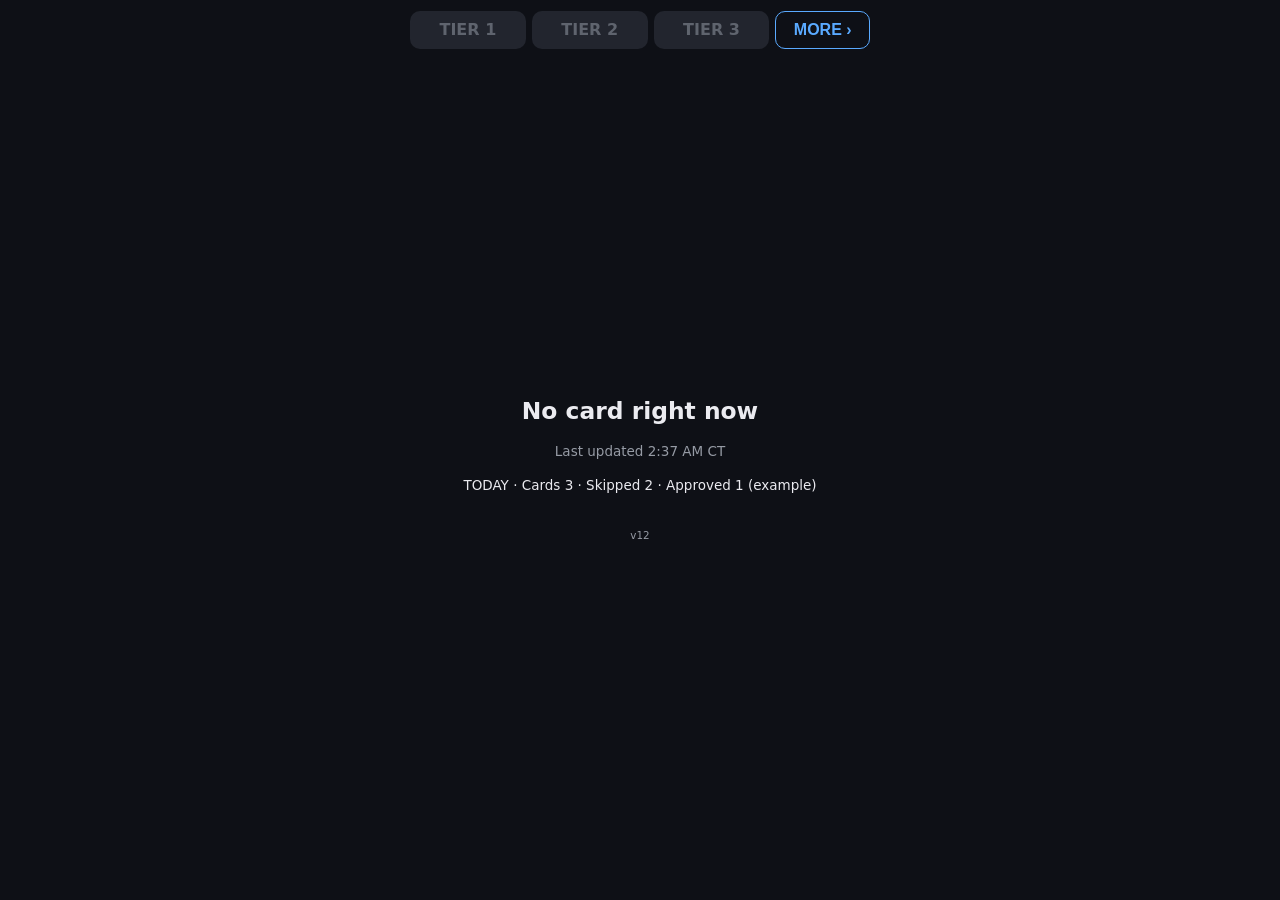
<file: index.html>
<!doctype html><html lang="en"><head><meta charset="utf-8">
<meta name="viewport" content="width=device-width,initial-scale=1,viewport-fit=cover">
<meta name="theme-color" content="#0e1016"><meta name="mobile-web-app-capable" content="yes">
<meta name="apple-mobile-web-app-capable" content="yes"><meta name="apple-mobile-web-app-status-bar-style" content="black-translucent">
<link rel="manifest" href="manifest.json"><title>STOCKS Card</title>
<style>
*{box-sizing:border-box;margin:0}html,body{background:#0e1016;color:#ebebf0;font-family:system-ui,-apple-system,"DejaVu Sans",sans-serif;text-align:center}
body.main{height:100dvh;overflow:hidden}
.view{max-width:480px;margin:0 auto;padding:1.2vh 10px}
#mainv{height:100dvh;display:flex;flex-direction:column}
.tiers{display:flex;gap:6px}.tiers div,.tab{flex:1;padding:1vh 0;border-radius:10px;background:#22252e;color:#5f646e;font-weight:700;font-size:clamp(11px,1.8vh,16px)}
.tiers .on{background:#2878eb;color:#ebebf0}.tab{flex:.8;border:1px solid #5aaaff;color:#5aaaff;background:transparent}
.g{color:#969ba5}.b{font-weight:700}.gold{color:#f0be3c}
#card,#idle{flex:1;display:flex;flex-direction:column;justify-content:space-between;min-height:0}
#lbl{margin-top:.8vh;font-size:1.6vh}#ex{color:#c85a5a;font-size:1.2vh;min-height:1.2vh}
#score{font-size:9vh;line-height:1}.lab{font-size:1.3vh}
#tk{font-size:4.6vh;line-height:1.1}#co{font-size:1.6vh}
#price{font-size:2.9vh}#sh{font-size:3.4vh}.sm{font-size:1.5vh}.xs{font-size:1.15vh}
.btns{display:flex;gap:6%;margin:0 2%}.btns button{flex:1;height:15vh;border:0;border-radius:16px;color:#fff;font-size:4.2vh;font-weight:700}
#skip{background:#d22d2d}#buy{background:#1eaa46}button:active{filter:brightness(1.3)}
.ban{background:#143c8c;border:3px solid #5aaaff;border-radius:12px;font-weight:700;margin:0 auto}
#pcl{display:inline-block;border-width:2px;border-radius:999px;padding:.35vh 14px;font-size:1.3vh;letter-spacing:1px;margin-top:.8vh}#pcl:empty{display:none}
#rec{width:86%;padding:.8vh;font-size:2.6vh}#vol{width:72%;padding:.5vh;font-size:2.1vh}#mom{width:86%;padding:.4vh;font-size:1.4vh}
#note{color:#5aaaff;font-weight:700;font-size:1.5vh}
#idle{justify-content:center;gap:2vh;font-size:2.6vh}
#detv{display:none;text-align:left;font-size:15px;line-height:1.5}
#detv h3{font-size:14px;color:#969ba5;margin:16px 0 6px}
.back{background:transparent;border:1px solid #5aaaff;color:#5aaaff;border-radius:10px;padding:8px 18px;font-weight:700;font-size:15px}
.st{border-radius:10px;padding:6px 10px;margin:6px 0;color:#fff;border:1.5px solid}
.pend{background:rgba(240,190,60,.17);border-color:#f0be3c;box-shadow:0 0 12px rgba(240,190,60,.5)}
.fill{background:rgba(30,200,90,.17);border-color:#1ec85a;box-shadow:0 0 12px rgba(30,200,90,.5)}
.spin{display:inline-block;width:11px;height:11px;border:2px solid #f0be3c;border-top-color:transparent;border-radius:50%;animation:sp 1s linear infinite;margin-right:6px;vertical-align:-1px}@keyframes sp{to{transform:rotate(360deg)}}
.ent{margin:10px 0 14px}.skp{background:rgba(230,60,60,.17);border-color:#e63c3c;box-shadow:0 0 12px rgba(230,60,60,.5)}
</style></head><body class="main">
<div id="mainv" class="view">
<div class="tiers"><div id="t1">TIER 1</div><div id="t2">TIER 2</div><div id="t3">TIER 3</div><button class="tab" id="more">MORE ›</button></div>
<div id="card" style="display:none">
<div><div id="pcl" class="ban"></div><div id="lbl" class="g b">STOCKS · BUY CARD</div><div id="ex"></div>
<div id="score" class="gold b"></div><div class="g b lab">SCORE</div></div>
<div><div id="tk" class="b"></div><div id="co" class="g"></div></div>
<div><div id="price" class="b"></div><div class="g lab">per share</div></div>
<div id="sh" class="gold b"></div>
<div><div id="stop" class="sm"></div><div id="exp" class="sm"></div><div id="ver" class="xs">v12</div></div>
<div id="note"></div>
<div class="btns"><button id="skip">SKIP</button><button id="buy">BUY</button></div>
<div id="rec" class="ban">RECOMMEND BUY</div><div id="vol" class="ban"></div><div id="mom" class="ban"></div>
</div>
<div id="idle" style="display:none"><div class="b">No card right now</div><div id="upd" class="g sm"></div><div id="stats1" class="sm"></div><div id="note2" class="sm" style="color:#5aaaff"></div><div class="g xs">v12</div></div>
</div>
<div id="detv" class="view"><button class="back" id="back">‹ BACK</button>
<h3>TODAY</h3><div id="stats"></div>
<h3 id="posh">POSITIONS</h3><div id="pos"></div>
<h3>LAST CARD</h3><div id="lastc" class="g"></div>
<h3>CARD HISTORY (filled · pending · skipped, newest first)</h3><div id="hist"></div>
<h3>NOTES</h3><div class="g" style="font-size:12px">BUY/SKIP never place a trade and this page never contacts Schwab. BUY hides the card; SKIP is logged but keeps the card up. Taps are saved only in this phone's browser — confirm in STOCKS chat. Profit uses status.json fills[].profit, else quotes{TICKER:price} or position value. Yellow = BUY pending, green = filled (from status.json fills), red = skipped. v12</div>
</div>
<script>
const $=i=>document.getElementById(i);let cur=null,last="",st={};
const ct=s=>new Date(s).toLocaleTimeString("en-US",{timeZone:"America/Chicago",hour:"numeric",minute:"2-digit"})+" CT";
const show=(i,v)=>{const d=v?"":"none";if($(i).style.display!==d)$(i).style.display=d},f=n=>"$"+Number(n||0).toFixed(2);
const H=()=>JSON.parse(localStorage.getItem("taps")||"[]");
const tapped=id=>H().some(h=>h.card_id===id&&h.choice=="BUY");
function view(d){show("mainv",!d);$("detv").style.display=d?"block":"none";document.body.className=d?"":"main";scrollTo(0,0)}
$("more").onclick=()=>view(1);$("back").onclick=()=>view(0);
let sx=null;addEventListener("touchstart",e=>sx=e.touches[0].clientX);
addEventListener("touchend",e=>{if(sx==null)return;const dx=e.changedTouches[0].clientX-sx;if(dx<-60)view(1);else if(dx>60)view(0);sx=null});
function counts(){const d=new Date().toLocaleDateString("en-US",{timeZone:"America/Chicago"}),t=H().filter(h=>new Date(h.time).toLocaleDateString("en-US",{timeZone:"America/Chicago"})==d);
return "Cards "+Math.max(st.cards_today||0,new Set(t.map(h=>h.card_id)).size)+" · Skipped "+Math.max(st.skipped_today||0,t.filter(h=>h.choice=="SKIP").length)+" · Approved "+Math.max(st.approved_today||0,t.filter(h=>h.choice=="BUY").length)+(st.example?" (example)":"")}
// per-field diff: only touch DOM nodes whose value changed; full reset when card_id changes
const prev={};let prevId;
const V=id=>({set t(v){v=String(v);if(prev[id+"t"]!==v){prev[id+"t"]=v;$(id).textContent=v}},set h(v){if(prev[id+"h"]!==v){prev[id+"h"]=v;$(id).innerHTML=v}},set c(v){if(prev[id+"c"]!==v){prev[id+"c"]=v;$(id).className=v}}});
function render(){if(cur&&cur.card_id!==prevId){prevId=cur&&cur.card_id;for(const k in prev)delete prev[k]}const c=cur,live=c&&c.ticker&&(!c.expires||new Date(c.expires)>new Date())&&!tapped(c.card_id);
show("card",live);show("idle",!live);V("upd").t="Last updated "+(c&&c.updated?ct(c.updated):"—");
V("stats1").t="TODAY · "+counts();V("stats").t=counts();
[1,2,3].forEach(n=>V("t"+n).c=live&&c.tier==n?"on":"");
const P=st.positions||[];V("posh").t="POSITIONS · "+P.length+" · "+f(P.reduce((a,x)=>a+(x.value||0),0))+(st.example?" (example)":"");
V("pos").h=P.map(x=>`${x.ticker} · ${x.shares} sh · cost ${f(x.cost)} · now ${f(x.value)}`).join("<br>")||"None";
V("lastc").t=c&&c.ticker?c.ticker+" · score "+c.score+" · "+c.shares+" sh @ "+f(c.price)+" = "+f(c.total)+" · "+(c.stop_text||"")+(c.volume?" · vol "+Number(c.volume).toFixed(1)+"x":"")+(c.momentum?" · "+c.momentum:"")+(c.example?" (example)":""):"—";
const F=st.fills||[],done=JSON.parse(localStorage.getItem("filled")||"{}");
const Q=t=>{if(st.quotes&&st.quotes[t]!=null)return st.quotes[t];const p=(st.positions||[]).find(x=>x.ticker===t);return p&&p.shares?p.value/p.shares:null};
const pf=(v,est)=>v==null?'<span class="g">—</span>':`<span style="color:${v>=0?"#1ec85a":"#e63c3c"};font-weight:700">${est?"est ":""}${v>=0?"UP":"DOWN"} $${Math.abs(v).toFixed(2)}</span>`;
V("hist").h=H().slice(-30).reverse().map(h=>{let k="skp",lbl="SKIPPED",P2=null,est=0;if(h.choice=="BUY"){const fl=done[h.card_id]||F.find(x=>x.card_id===h.card_id);
if(fl){done[h.card_id]=fl;k="fill";lbl="FILLED · "+fl.shares+" @ "+f(fl.price)+(fl.filled_at?" · "+ct(fl.filled_at):"");const q=Q(h.ticker);P2=fl.profit!=null?fl.profit:q!=null?(q-fl.price)*fl.shares:null}else{k="pend";lbl='<span class="spin"></span>BUY TAPPED · NOT FILLED YET';const q=Q(h.ticker);P2=q!=null&&h.price!=null?(q-h.price)*(h.shares||0):null;est=1}}
return {k,html:`<div class="ent"><b>${h.ticker}</b> · score ${h.score??"?"} · ${h.shares??"?"} sh @ ${f(h.price)} · ${k=="skp"?'<span class="g">—</span>':pf(P2,est)}<div class="st ${k}">${lbl}</div></div>`}}).sort((x,y)=>({fill:0,pend:1,skp:2}[x.k]-{fill:0,pend:1,skp:2}[y.k])).map(e=>e.html).join("")||"None";
localStorage.setItem("filled",JSON.stringify(done));
if(!live)return;V("ex").t=c.example?"EXAMPLE DATA":"";
{const p=Number(c.price);V("pcl").t=p>=1&&p<10?"LIGHT CARD":p>=10&&p<=80?"HEAVY CARD":"";}V("score").t=c.score;V("tk").t=c.ticker;V("co").t=c.company||"";
V("price").t=f(c.price);V("sh").t=c.shares+" SHARES · "+f(c.total);
V("stop").t=c.stop_text||"";V("exp").t=c.expires?"Card expires "+ct(c.expires):"";
show("rec",c.recommend===true);show("vol",c.volume>=1.5);V("vol").t="VOLUME "+Number(c.volume).toFixed(1)+"X";
show("mom",!!c.momentum);V("mom").t=c.momentum||"";}
const CARD_POLL_MS=30000,STATUS_POLL_MS=120000;let lastS="";
async function pollStatus(){try{const t=await (await fetch("status.json?t="+Date.now(),{cache:"no-store"})).text();if(t!==lastS){lastS=t;st=JSON.parse(t);render()}}catch(e){}}
const QP=new URLSearchParams(location.search),BEST={"1":"tier1.json","2":"tier2.json","3":"tier3.json"}[QP.get("best")];
const CARD_FILE=(QP.get("card")||BEST||"card.json").replace(/[^\w.-]/g,"")||"card.json";
async function pollCard(){try{const t=await (await fetch(CARD_FILE+"?t="+Date.now(),{cache:"no-store"})).text();if(t!==last){last=t;cur=JSON.parse(t);$("note2").textContent="";render()}}catch(e){}}
async function poll(){await Promise.all([pollStatus(),pollCard()])}
function tap(ch){if(!cur)return;const h=H();h.push({card_id:cur.card_id,ticker:cur.ticker,score:cur.score,shares:cur.shares,price:cur.price,choice:ch,time:new Date().toISOString()});
localStorage.setItem("taps",JSON.stringify(h.slice(-50)));$("note2").textContent=ch+" logged on this phone only — confirm in STOCKS chat (no trade placed)";render()}
$("buy").onclick=()=>tap("BUY");$("skip").onclick=()=>tap("SKIP");
poll();setInterval(pollCard,CARD_POLL_MS);setInterval(pollStatus,STATUS_POLL_MS);setInterval(()=>{if(cur&&cur.expires&&new Date(cur.expires)<=new Date()&&$("card").style.display!="none")render()},30000);
document.addEventListener("visibilitychange",()=>{if(!document.hidden)poll()});
</script></body></html>
</file>
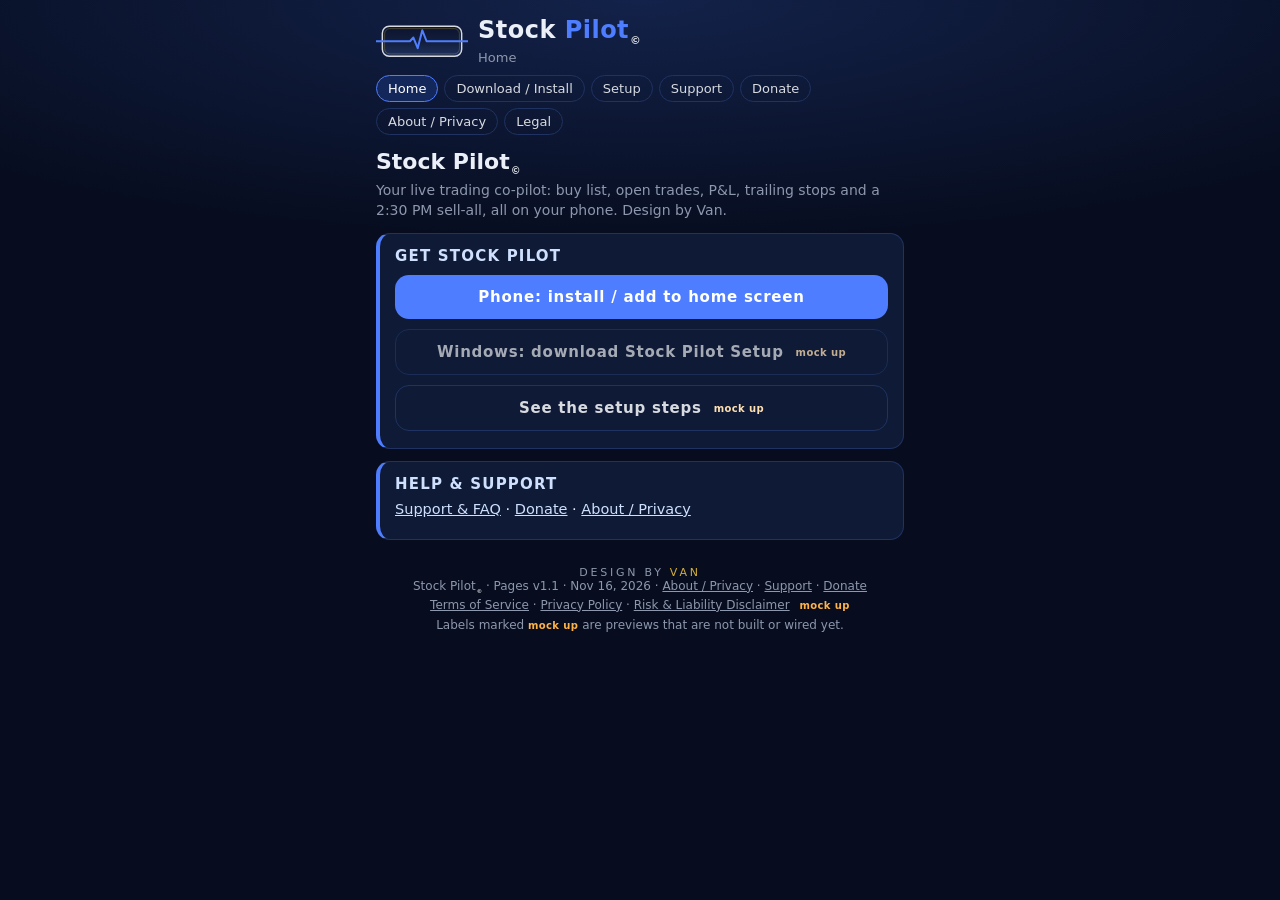
<file: pilot/index.html>
<!doctype html><html lang="en"><head><meta charset="utf-8"><meta name="viewport" content="width=device-width,initial-scale=1,viewport-fit=cover">
<title>Stock Pilot © · Home</title><meta name="theme-color" content="#070d1f"><meta name="robots" content="noindex">
<link rel="stylesheet" href="sp.css"></head><body><div class="wrap">
<div class="hdr"><svg viewBox="0 0 320 120" aria-hidden="true"><defs><linearGradient id="ptg" x1="0" y1="0" x2="0" y2="1"><stop offset="0" stop-color="#0b1430"/><stop offset=".55" stop-color="#131f3c"/><stop offset="1" stop-color="#1f3261"/></linearGradient></defs><rect x="22" y="8" width="276" height="104" rx="24" fill="url(#ptg)" stroke="#d7dbe0" stroke-width="5"/><rect x="30" y="16" width="260" height="88" rx="18" fill="none" stroke="#d4af37" stroke-width="1.4" opacity=".7"/><path d="M0 60H118L130 47L145 84L161 22L176 60H320" fill="none" stroke="#4f7dff" stroke-width="7" stroke-linecap="round" stroke-linejoin="round"/></svg><div><div class="wm">Stock <i>Pilot</i><sup class="ptc">©</sup></div><div class="sub">Home</div></div></div>
<nav class="top"><a href="index.html" class=on>Home</a><a href="download.html">Download / Install</a><a href="setup.html">Setup</a><a href="support.html">Support</a><a href="donate.html">Donate</a><a href="privacy.html">About / Privacy</a><a href="terms.html">Legal</a></nav>

<h1>Stock Pilot<sup class="ptc">©</sup></h1>
<p class="lead">Your live trading co-pilot: buy list, open trades, P&amp;L, trailing stops and a 2:30 PM sell-all, all on your phone. Design by Van.</p>
<div class="card"><h2>Get Stock Pilot</h2>
<a class="btn" href="download.html">Phone: install / add to home screen</a>
<a class="btn ghost" href="download.html#windows" aria-disabled="true">Windows: download Stock Pilot Setup <span class="mock">mock up</span></a>
<a class="btn ghost" href="setup.html">See the setup steps <span class="mock">mock up</span></a></div>
<div class="card"><h2>Help &amp; support</h2><p><a href="support.html">Support &amp; FAQ</a> · <a href="donate.html">Donate</a> · <a href="privacy.html">About / Privacy</a></p></div>

<div class="foot"><div class="dbv">DESIGN BY <span>VAN</span></div><div>Stock Pilot<sup class="ptc">©</sup> · Pages v1.1 · Nov 16, 2026 · <a href="privacy.html">About / Privacy</a> · <a href="support.html">Support</a> · <a href="donate.html">Donate</a></div><div style="margin-top:4px"><a href="terms.html">Terms of Service</a> · <a href="privacy-policy.html">Privacy Policy</a> · <a href="disclaimer.html">Risk &amp; Liability Disclaimer</a> <span class="mock">mock up</span></div><div style="margin-top:6px">Labels marked <span class="mock" style="margin:0">mock up</span> are previews that are not built or wired yet.</div></div>
</div></body></html>
</file>
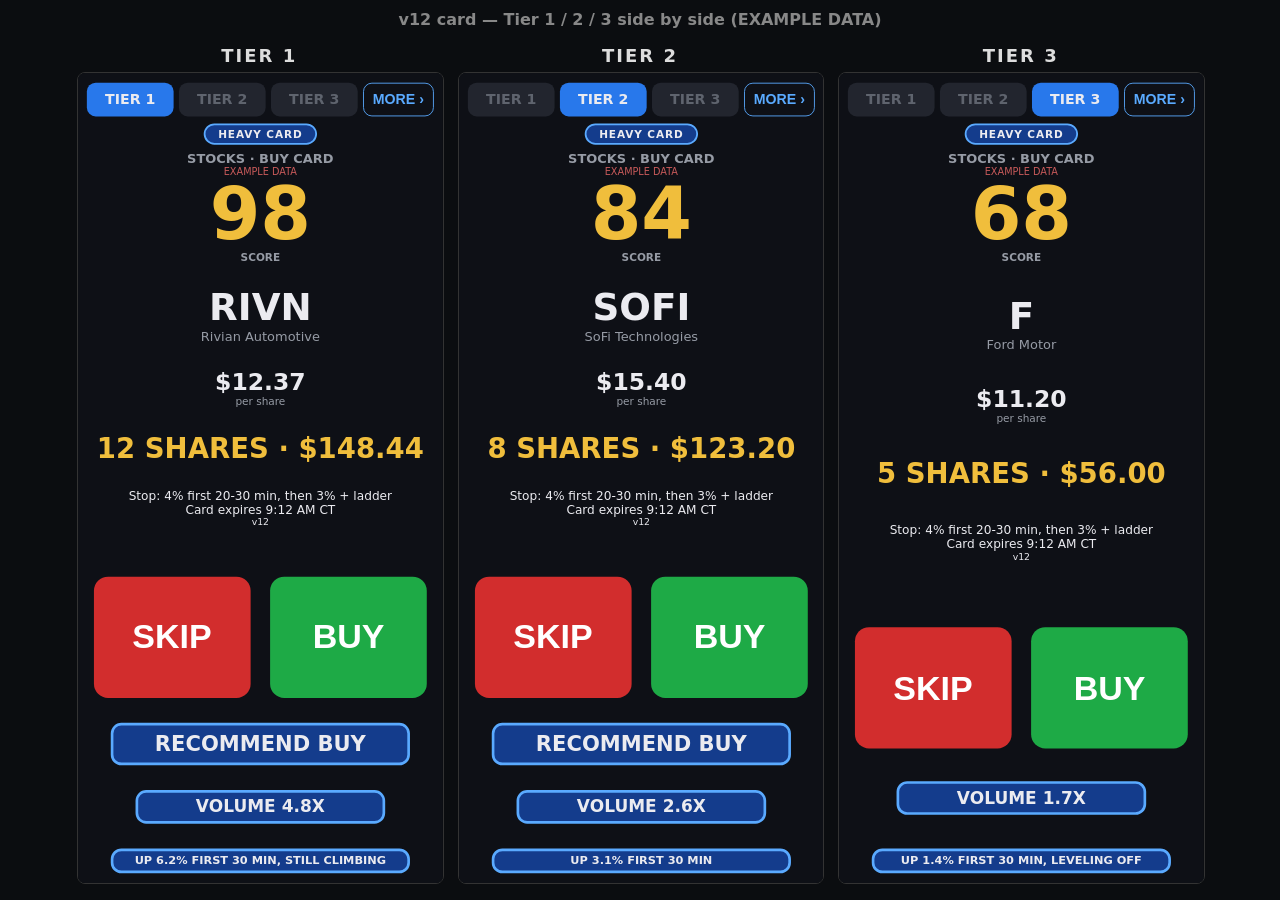
<file: tiers.html>
<!doctype html><html><head><meta charset="utf-8"><title>v12 Tier Comparison (example)</title><meta name="viewport" content="width=device-width,initial-scale=1">
<style>html,body{margin:0;background:#0b0d10;color:#ddd;font-family:system-ui,sans-serif}h1{font-size:16px;text-align:center;margin:10px 0;color:#888}
#row{display:flex;justify-content:center;gap:var(--gap)}.col{width:calc(412px*var(--s))}.lbl{text-align:center;font-weight:800;letter-spacing:2px;margin:6px 0;font-size:18px}
.box{width:calc(412px*var(--s));height:calc(915px*var(--s));overflow:hidden;border:1px solid #333;border-radius:8px}
iframe{width:412px;height:915px;border:0;transform:scale(var(--s));transform-origin:0 0}</style></head><body>
<h1>v12 card — Tier 1 / 2 / 3 side by side (EXAMPLE DATA)</h1><div id="row">
<div class="col"><div class="lbl">TIER 1</div><div class="box"><iframe src="index.html?card=tier1.json"></iframe></div></div>
<div class="col"><div class="lbl">TIER 2</div><div class="box"><iframe src="index.html?card=tier2.json"></iframe></div></div>
<div class="col"><div class="lbl">TIER 3</div><div class="box"><iframe src="index.html?card=tier3.json"></iframe></div></div></div>
<script>function fit(){const g=16,s=Math.min(1,(innerWidth-4*g)/(3*412),(innerHeight-90)/915);document.documentElement.style.setProperty('--s',s);document.documentElement.style.setProperty('--gap',g+'px')}fit();addEventListener('resize',fit)</script></body></html>
</file>
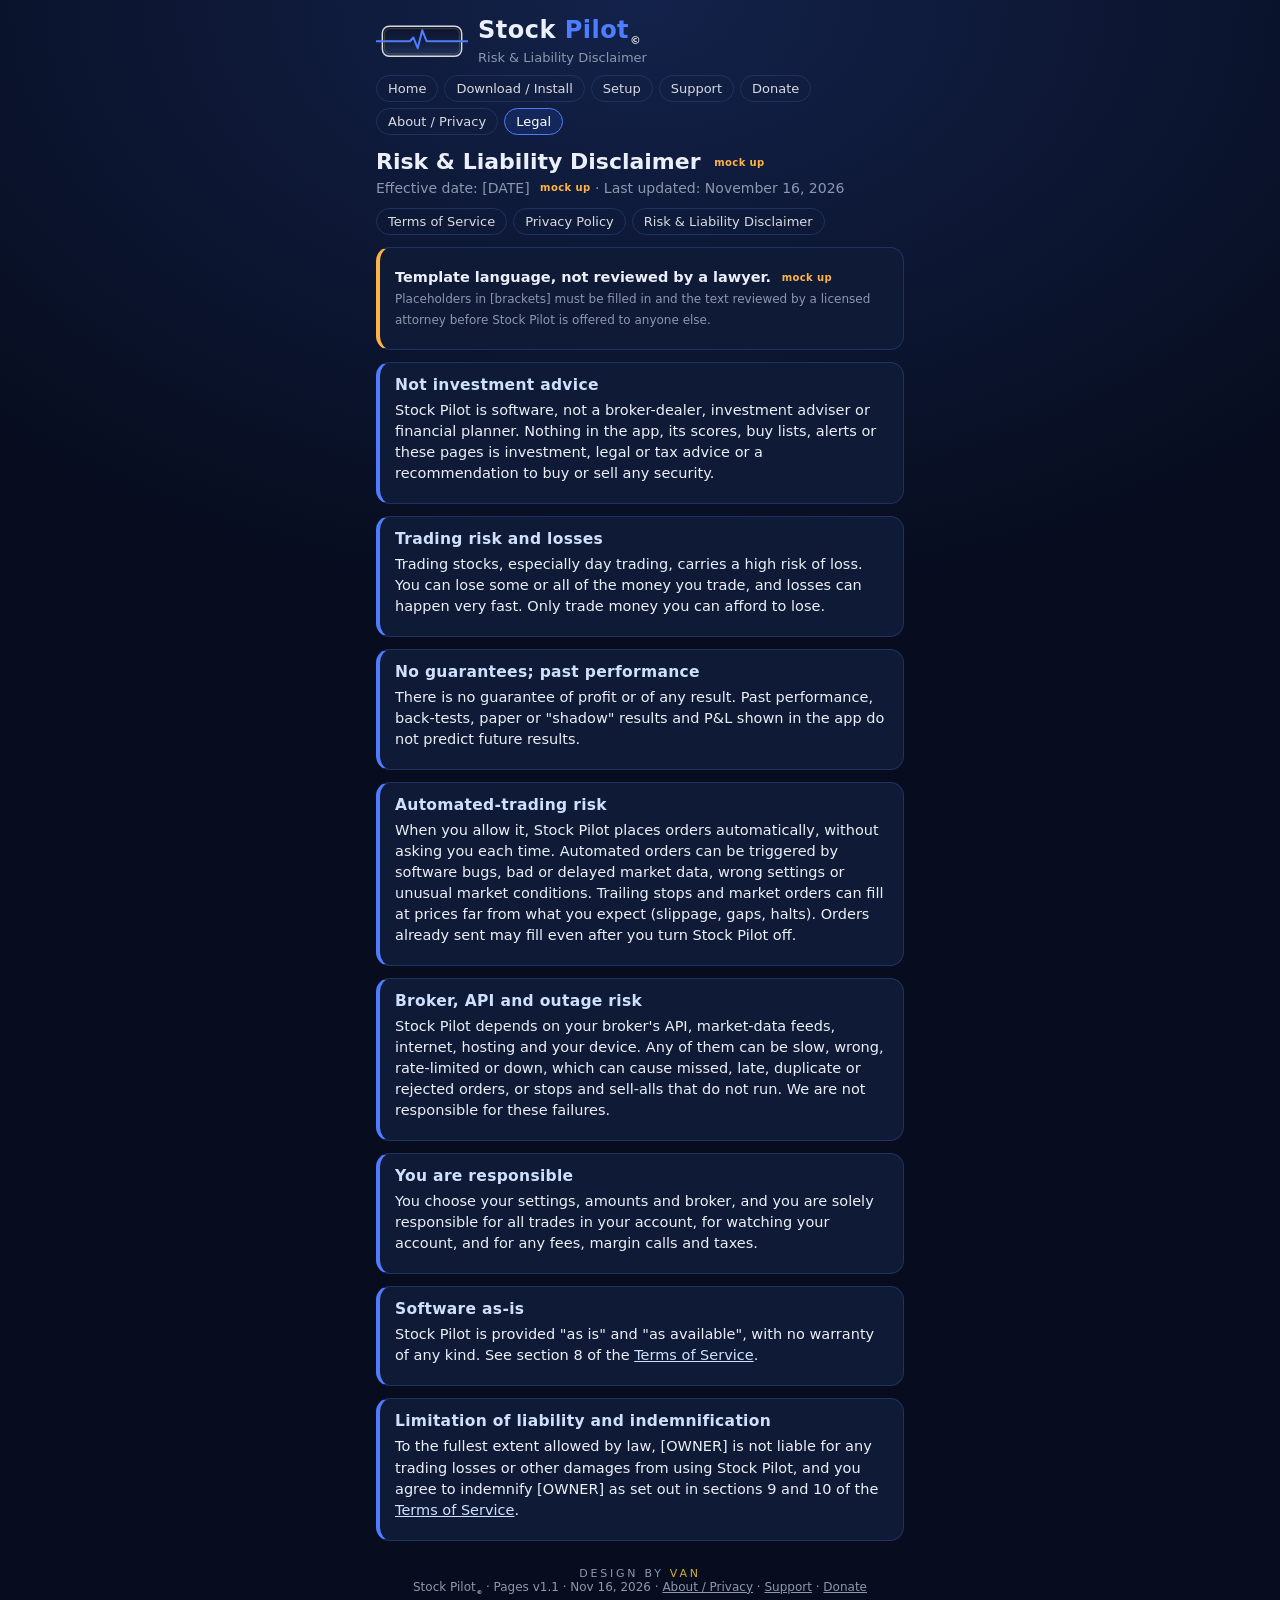
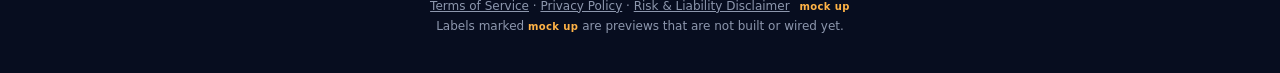
<file: pilot/disclaimer.html>
<!doctype html><html lang="en"><head><meta charset="utf-8"><meta name="viewport" content="width=device-width,initial-scale=1,viewport-fit=cover">
<title>Stock Pilot © · Risk &amp; Liability Disclaimer</title><meta name="theme-color" content="#070d1f"><meta name="robots" content="noindex">
<link rel="stylesheet" href="sp.css"></head><body><div class="wrap">
<div class="hdr"><svg viewBox="0 0 320 120" aria-hidden="true"><defs><linearGradient id="ptg" x1="0" y1="0" x2="0" y2="1"><stop offset="0" stop-color="#0b1430"/><stop offset=".55" stop-color="#131f3c"/><stop offset="1" stop-color="#1f3261"/></linearGradient></defs><rect x="22" y="8" width="276" height="104" rx="24" fill="url(#ptg)" stroke="#d7dbe0" stroke-width="5"/><rect x="30" y="16" width="260" height="88" rx="18" fill="none" stroke="#d4af37" stroke-width="1.4" opacity=".7"/><path d="M0 60H118L130 47L145 84L161 22L176 60H320" fill="none" stroke="#4f7dff" stroke-width="7" stroke-linecap="round" stroke-linejoin="round"/></svg><div><div class="wm">Stock <i>Pilot</i><sup class="ptc">©</sup></div><div class="sub">Risk &amp; Liability Disclaimer</div></div></div>
<nav class="top"><a href="index.html">Home</a><a href="download.html">Download / Install</a><a href="setup.html">Setup</a><a href="support.html">Support</a><a href="donate.html">Donate</a><a href="privacy.html">About / Privacy</a><a href="terms.html" class=on>Legal</a></nav>
<h1>Risk &amp; Liability Disclaimer <span class="mock">mock up</span></h1><p class="lead">Effective date: [DATE] <span class="mock">mock up</span> · Last updated: November 16, 2026</p><nav class="top"><a href="terms.html">Terms of Service</a><a href="privacy-policy.html">Privacy Policy</a><a href="disclaimer.html">Risk &amp; Liability Disclaimer</a></nav><div class="card legalnote"><p><b>Template language, not reviewed by a lawyer.</b> <span class="mock">mock up</span><br><span class="meta">Placeholders in [brackets] must be filled in and the text reviewed by a licensed attorney before Stock Pilot is offered to anyone else.</span></p></div>
<div class="card legal"><h2>Not investment advice</h2><p>Stock Pilot is software, not a broker-dealer, investment adviser or financial planner. Nothing in the app, its scores, buy lists, alerts or these pages is investment, legal or tax advice or a recommendation to buy or sell any security.</p></div>
<div class="card legal"><h2>Trading risk and losses</h2><p>Trading stocks, especially day trading, carries a high risk of loss. You can lose some or all of the money you trade, and losses can happen very fast. Only trade money you can afford to lose.</p></div>
<div class="card legal"><h2>No guarantees; past performance</h2><p>There is no guarantee of profit or of any result. Past performance, back-tests, paper or "shadow" results and P&amp;L shown in the app do not predict future results.</p></div>
<div class="card legal"><h2>Automated-trading risk</h2><p>When you allow it, Stock Pilot places orders automatically, without asking you each time. Automated orders can be triggered by software bugs, bad or delayed market data, wrong settings or unusual market conditions. Trailing stops and market orders can fill at prices far from what you expect (slippage, gaps, halts). Orders already sent may fill even after you turn Stock Pilot off.</p></div>
<div class="card legal"><h2>Broker, API and outage risk</h2><p>Stock Pilot depends on your broker's API, market-data feeds, internet, hosting and your device. Any of them can be slow, wrong, rate-limited or down, which can cause missed, late, duplicate or rejected orders, or stops and sell-alls that do not run. We are not responsible for these failures.</p></div>
<div class="card legal"><h2>You are responsible</h2><p>You choose your settings, amounts and broker, and you are solely responsible for all trades in your account, for watching your account, and for any fees, margin calls and taxes.</p></div>
<div class="card legal"><h2>Software as-is</h2><p>Stock Pilot is provided "as is" and "as available", with no warranty of any kind. See section 8 of the <a href="terms.html">Terms of Service</a>.</p></div>
<div class="card legal"><h2>Limitation of liability and indemnification</h2><p>To the fullest extent allowed by law, [OWNER] is not liable for any trading losses or other damages from using Stock Pilot, and you agree to indemnify [OWNER] as set out in sections 9 and 10 of the <a href="terms.html">Terms of Service</a>.</p></div>
<div class="foot"><div class="dbv">DESIGN BY <span>VAN</span></div><div>Stock Pilot<sup class="ptc">©</sup> · Pages v1.1 · Nov 16, 2026 · <a href="privacy.html">About / Privacy</a> · <a href="support.html">Support</a> · <a href="donate.html">Donate</a></div><div style="margin-top:4px"><a href="terms.html">Terms of Service</a> · <a href="privacy-policy.html">Privacy Policy</a> · <a href="disclaimer.html">Risk &amp; Liability Disclaimer</a> <span class="mock">mock up</span></div><div style="margin-top:6px">Labels marked <span class="mock" style="margin:0">mock up</span> are previews that are not built or wired yet.</div></div>
</div></body></html>
</file>
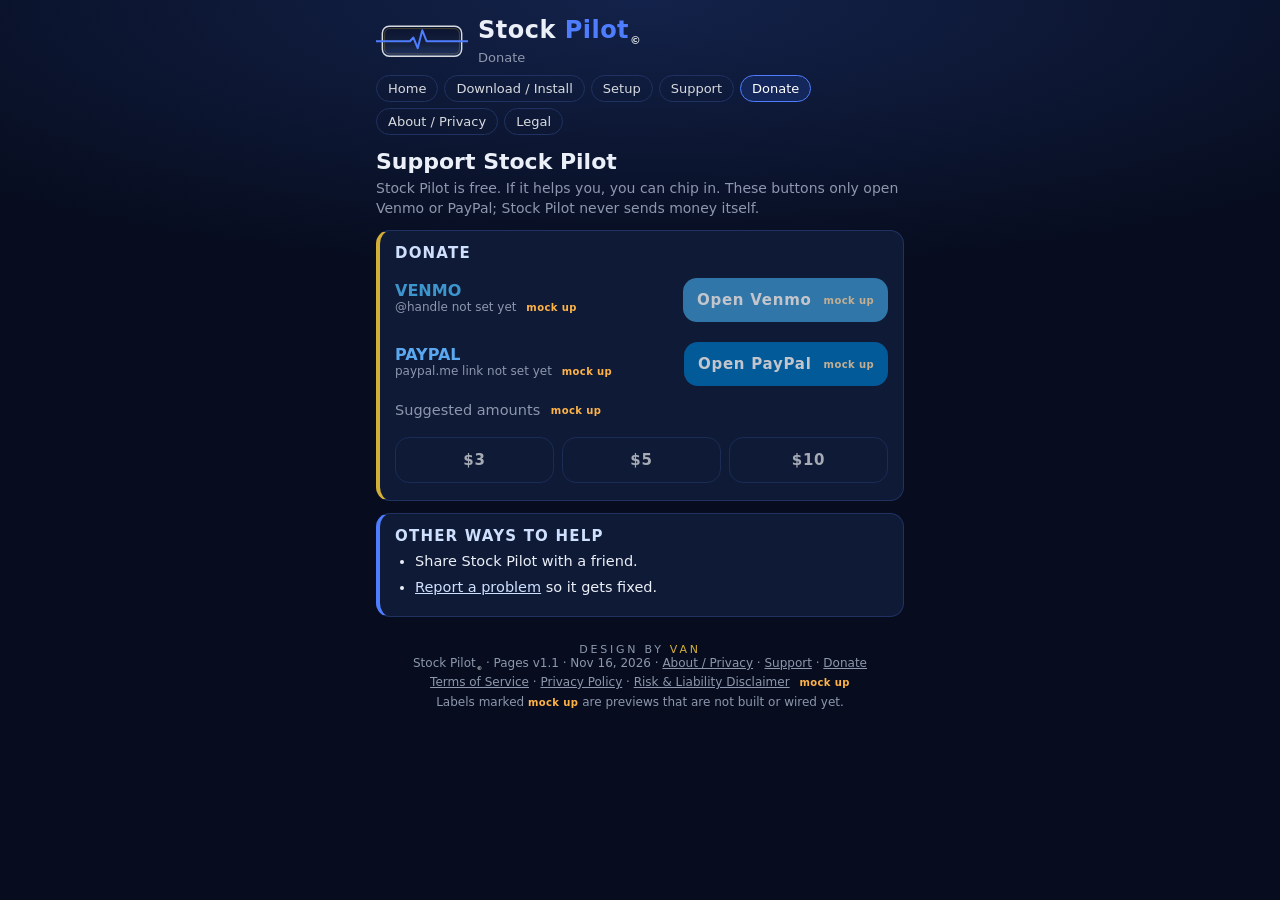
<file: pilot/donate.html>
<!doctype html><html lang="en"><head><meta charset="utf-8"><meta name="viewport" content="width=device-width,initial-scale=1,viewport-fit=cover">
<title>Stock Pilot © · Donate</title><meta name="theme-color" content="#070d1f"><meta name="robots" content="noindex">
<link rel="stylesheet" href="sp.css"></head><body><div class="wrap">
<div class="hdr"><svg viewBox="0 0 320 120" aria-hidden="true"><defs><linearGradient id="ptg" x1="0" y1="0" x2="0" y2="1"><stop offset="0" stop-color="#0b1430"/><stop offset=".55" stop-color="#131f3c"/><stop offset="1" stop-color="#1f3261"/></linearGradient></defs><rect x="22" y="8" width="276" height="104" rx="24" fill="url(#ptg)" stroke="#d7dbe0" stroke-width="5"/><rect x="30" y="16" width="260" height="88" rx="18" fill="none" stroke="#d4af37" stroke-width="1.4" opacity=".7"/><path d="M0 60H118L130 47L145 84L161 22L176 60H320" fill="none" stroke="#4f7dff" stroke-width="7" stroke-linecap="round" stroke-linejoin="round"/></svg><div><div class="wm">Stock <i>Pilot</i><sup class="ptc">©</sup></div><div class="sub">Donate</div></div></div>
<nav class="top"><a href="index.html">Home</a><a href="download.html">Download / Install</a><a href="setup.html">Setup</a><a href="support.html">Support</a><a href="donate.html" class=on>Donate</a><a href="privacy.html">About / Privacy</a><a href="terms.html">Legal</a></nav>

<h1>Support Stock Pilot</h1>
<p class="lead">Stock Pilot is free. If it helps you, you can chip in. These buttons only open Venmo or PayPal; Stock Pilot never sends money itself.</p>
<div class="card" style="border-left-color:var(--gold)"><h2>Donate</h2>
<div class="row" style="align-items:center"><div style="flex:1"><b style="color:#3D95CE">VENMO</b><div class="meta">@handle not set yet <span class="mock">mock up</span></div></div><a class="btn" style="flex:none;width:auto;background:#3D95CE" aria-disabled="true" href="#" onclick="return false">Open Venmo <span class="mock">mock up</span></a></div>
<div class="row" style="align-items:center;margin-top:6px"><div style="flex:1"><b style="color:#5AA9F0">PAYPAL</b><div class="meta">paypal.me link not set yet <span class="mock">mock up</span></div></div><a class="btn" style="flex:none;width:auto;background:#0070BA" aria-disabled="true" href="#" onclick="return false">Open PayPal <span class="mock">mock up</span></a></div>
<p class="meta" style="margin-top:10px">Suggested amounts <span class="mock">mock up</span></p>
<div class="row"><a class="btn ghost" aria-disabled="true" href="#" onclick="return false">$3</a><a class="btn ghost" aria-disabled="true" href="#" onclick="return false">$5</a><a class="btn ghost" aria-disabled="true" href="#" onclick="return false">$10</a></div></div>
<div class="card"><h2>Other ways to help</h2><ul><li>Share Stock Pilot with a friend.</li><li><a href="support.html">Report a problem</a> so it gets fixed.</li></ul></div>

<div class="foot"><div class="dbv">DESIGN BY <span>VAN</span></div><div>Stock Pilot<sup class="ptc">©</sup> · Pages v1.1 · Nov 16, 2026 · <a href="privacy.html">About / Privacy</a> · <a href="support.html">Support</a> · <a href="donate.html">Donate</a></div><div style="margin-top:4px"><a href="terms.html">Terms of Service</a> · <a href="privacy-policy.html">Privacy Policy</a> · <a href="disclaimer.html">Risk &amp; Liability Disclaimer</a> <span class="mock">mock up</span></div><div style="margin-top:6px">Labels marked <span class="mock" style="margin:0">mock up</span> are previews that are not built or wired yet.</div></div>
</div></body></html>
</file>
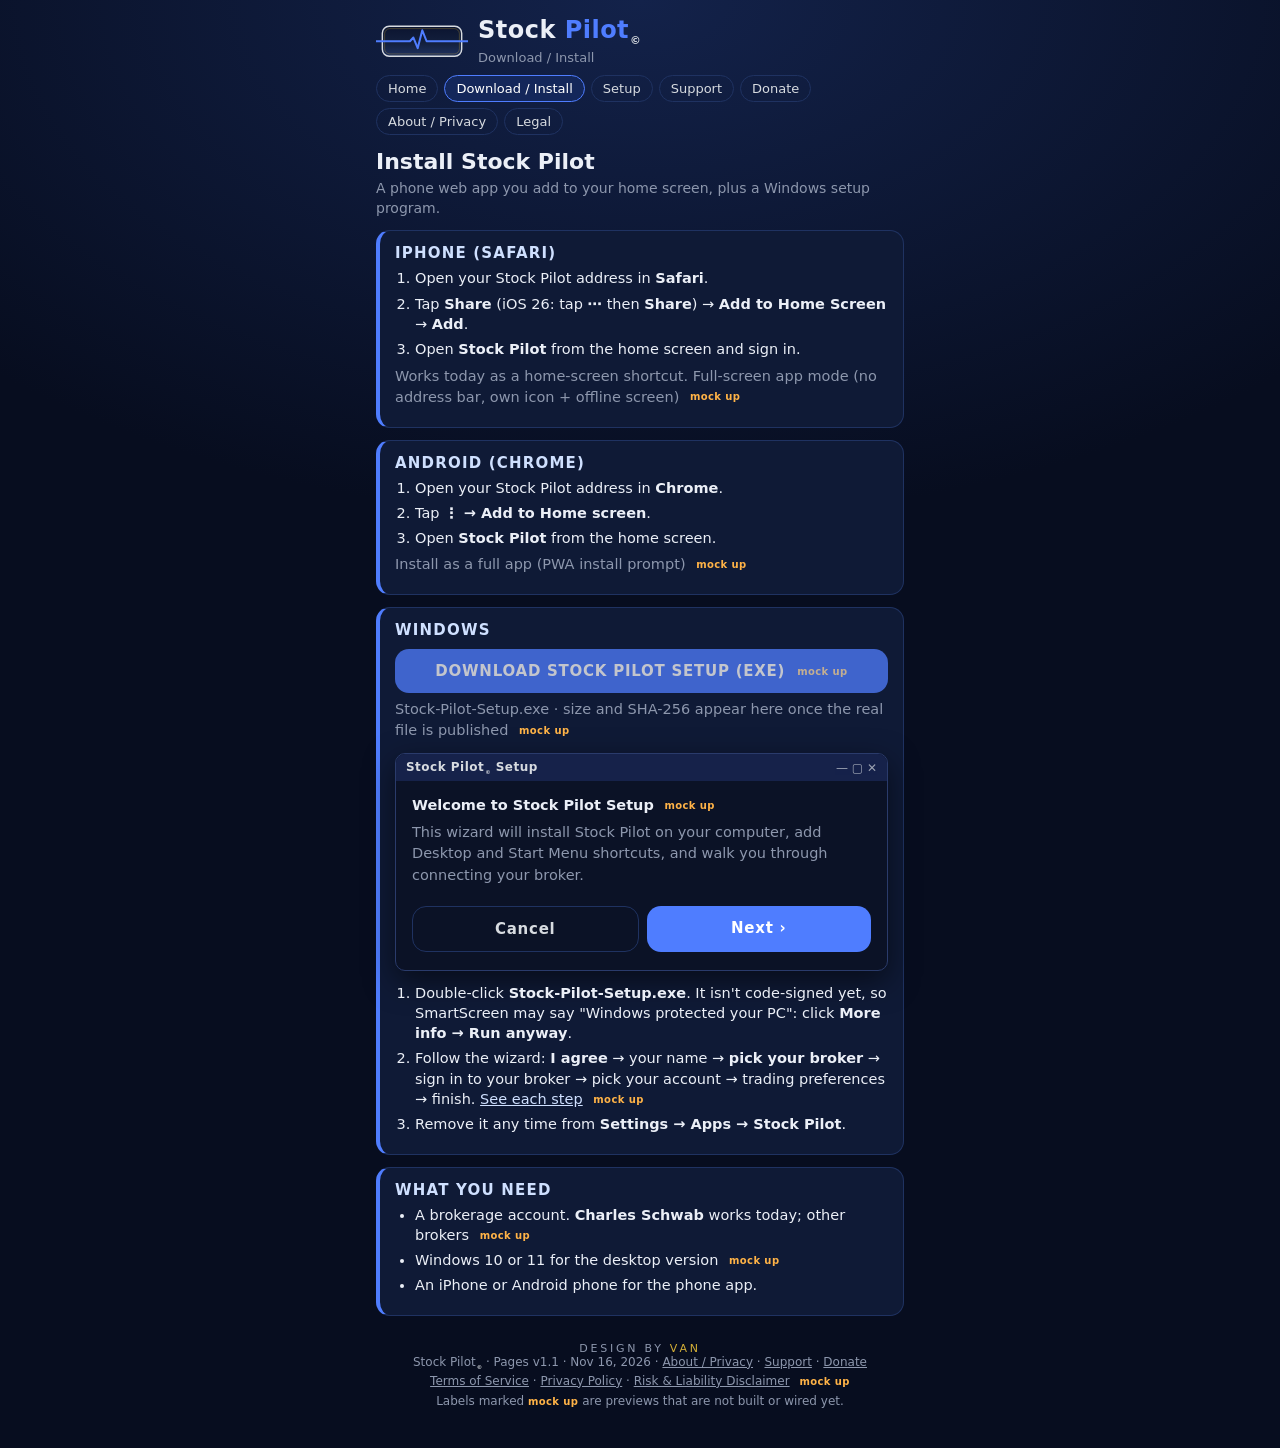
<file: pilot/download.html>
<!doctype html><html lang="en"><head><meta charset="utf-8"><meta name="viewport" content="width=device-width,initial-scale=1,viewport-fit=cover">
<title>Stock Pilot © · Download / Install</title><meta name="theme-color" content="#070d1f"><meta name="robots" content="noindex">
<link rel="stylesheet" href="sp.css"></head><body><div class="wrap">
<div class="hdr"><svg viewBox="0 0 320 120" aria-hidden="true"><defs><linearGradient id="ptg" x1="0" y1="0" x2="0" y2="1"><stop offset="0" stop-color="#0b1430"/><stop offset=".55" stop-color="#131f3c"/><stop offset="1" stop-color="#1f3261"/></linearGradient></defs><rect x="22" y="8" width="276" height="104" rx="24" fill="url(#ptg)" stroke="#d7dbe0" stroke-width="5"/><rect x="30" y="16" width="260" height="88" rx="18" fill="none" stroke="#d4af37" stroke-width="1.4" opacity=".7"/><path d="M0 60H118L130 47L145 84L161 22L176 60H320" fill="none" stroke="#4f7dff" stroke-width="7" stroke-linecap="round" stroke-linejoin="round"/></svg><div><div class="wm">Stock <i>Pilot</i><sup class="ptc">©</sup></div><div class="sub">Download / Install</div></div></div>
<nav class="top"><a href="index.html">Home</a><a href="download.html" class=on>Download / Install</a><a href="setup.html">Setup</a><a href="support.html">Support</a><a href="donate.html">Donate</a><a href="privacy.html">About / Privacy</a><a href="terms.html">Legal</a></nav>

<h1>Install Stock Pilot</h1>
<p class="lead">A phone web app you add to your home screen, plus a Windows setup program.</p>
<div class="card"><h2>iPhone (Safari)</h2><ol><li>Open your Stock Pilot address in <b>Safari</b>.</li>
<li>Tap <b>Share</b> (iOS 26: tap <b>⋯</b> then <b>Share</b>) → <b>Add to Home Screen</b> → <b>Add</b>.</li><li>Open <b>Stock Pilot</b> from the home screen and sign in.</li></ol>
<p class="meta">Works today as a home-screen shortcut. Full-screen app mode (no address bar, own icon + offline screen) <span class="mock">mock up</span></p></div>
<div class="card"><h2>Android (Chrome)</h2><ol><li>Open your Stock Pilot address in <b>Chrome</b>.</li><li>Tap <b>⋮ → Add to Home screen</b>.</li><li>Open <b>Stock Pilot</b> from the home screen.</li></ol>
<p class="meta">Install as a full app (PWA install prompt) <span class="mock">mock up</span></p></div>
<div class="card" id="windows"><h2>Windows</h2>
<a class="btn" aria-disabled="true" href="#windows" onclick="return false">DOWNLOAD STOCK PILOT SETUP (EXE) <span class="mock">mock up</span></a>
<p class="meta">Stock-Pilot-Setup.exe · size and SHA-256 appear here once the real file is published <span class="mock">mock up</span></p>
<div class="win"><div class="tb"><b>Stock Pilot<sup class="ptc">©</sup> Setup</b><em>— ▢ ✕</em></div><div class="bd">
<p style="margin:0 0 6px"><b>Welcome to Stock Pilot Setup</b> <span class="mock">mock up</span></p>
<p class="meta" style="margin:0 0 10px">This wizard will install Stock Pilot on your computer, add Desktop and Start Menu shortcuts, and walk you through connecting your broker.</p>
<div class="row"><a class="btn ghost" href="#windows" onclick="return false">Cancel</a><a class="btn" href="setup.html">Next ›</a></div></div></div>
<ol><li>Double-click <b>Stock-Pilot-Setup.exe</b>. It isn't code-signed yet, so SmartScreen may say "Windows protected your PC": click <b>More info → Run anyway</b>.</li>
<li>Follow the wizard: <b>I agree</b> → your name → <b>pick your broker</b> → sign in to your broker → pick your account → trading preferences → finish. <a href="setup.html">See each step</a> <span class="mock">mock up</span></li>
<li>Remove it any time from <b>Settings → Apps → Stock Pilot</b>.</li></ol></div>
<div class="card"><h2>What you need</h2><ul><li>A brokerage account. <b>Charles Schwab</b> works today; other brokers <span class="mock">mock up</span></li><li>Windows 10 or 11 for the desktop version <span class="mock">mock up</span></li><li>An iPhone or Android phone for the phone app.</li></ul></div>

<div class="foot"><div class="dbv">DESIGN BY <span>VAN</span></div><div>Stock Pilot<sup class="ptc">©</sup> · Pages v1.1 · Nov 16, 2026 · <a href="privacy.html">About / Privacy</a> · <a href="support.html">Support</a> · <a href="donate.html">Donate</a></div><div style="margin-top:4px"><a href="terms.html">Terms of Service</a> · <a href="privacy-policy.html">Privacy Policy</a> · <a href="disclaimer.html">Risk &amp; Liability Disclaimer</a> <span class="mock">mock up</span></div><div style="margin-top:6px">Labels marked <span class="mock" style="margin:0">mock up</span> are previews that are not built or wired yet.</div></div>
</div></body></html>
</file>
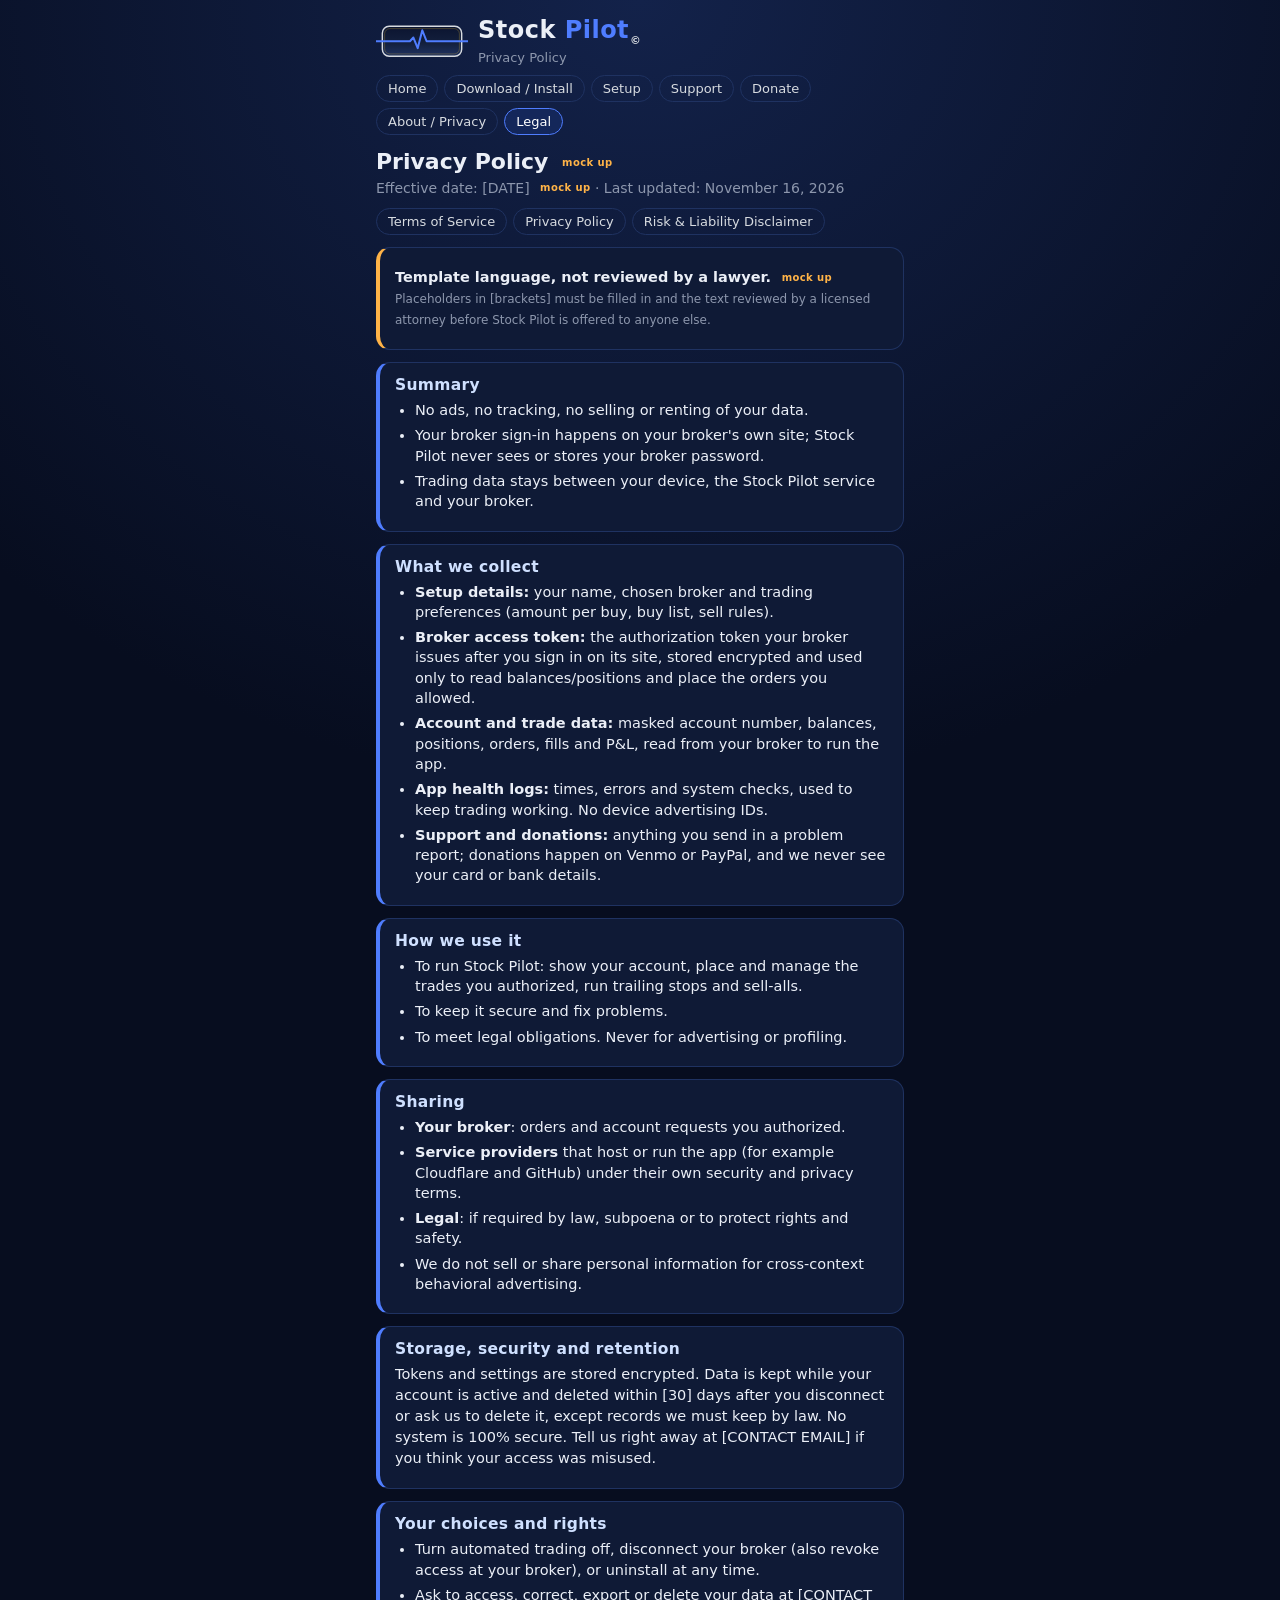
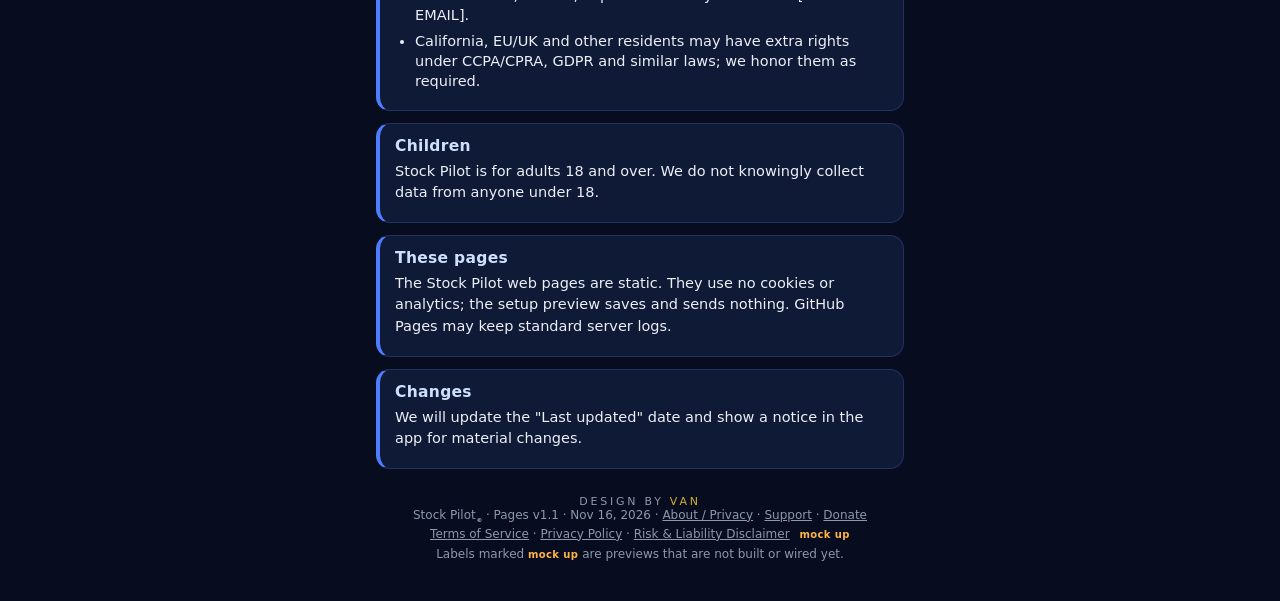
<file: pilot/privacy-policy.html>
<!doctype html><html lang="en"><head><meta charset="utf-8"><meta name="viewport" content="width=device-width,initial-scale=1,viewport-fit=cover">
<title>Stock Pilot © · Privacy Policy</title><meta name="theme-color" content="#070d1f"><meta name="robots" content="noindex">
<link rel="stylesheet" href="sp.css"></head><body><div class="wrap">
<div class="hdr"><svg viewBox="0 0 320 120" aria-hidden="true"><defs><linearGradient id="ptg" x1="0" y1="0" x2="0" y2="1"><stop offset="0" stop-color="#0b1430"/><stop offset=".55" stop-color="#131f3c"/><stop offset="1" stop-color="#1f3261"/></linearGradient></defs><rect x="22" y="8" width="276" height="104" rx="24" fill="url(#ptg)" stroke="#d7dbe0" stroke-width="5"/><rect x="30" y="16" width="260" height="88" rx="18" fill="none" stroke="#d4af37" stroke-width="1.4" opacity=".7"/><path d="M0 60H118L130 47L145 84L161 22L176 60H320" fill="none" stroke="#4f7dff" stroke-width="7" stroke-linecap="round" stroke-linejoin="round"/></svg><div><div class="wm">Stock <i>Pilot</i><sup class="ptc">©</sup></div><div class="sub">Privacy Policy</div></div></div>
<nav class="top"><a href="index.html">Home</a><a href="download.html">Download / Install</a><a href="setup.html">Setup</a><a href="support.html">Support</a><a href="donate.html">Donate</a><a href="privacy.html">About / Privacy</a><a href="terms.html" class=on>Legal</a></nav>
<h1>Privacy Policy <span class="mock">mock up</span></h1><p class="lead">Effective date: [DATE] <span class="mock">mock up</span> · Last updated: November 16, 2026</p><nav class="top"><a href="terms.html">Terms of Service</a><a href="privacy-policy.html">Privacy Policy</a><a href="disclaimer.html">Risk &amp; Liability Disclaimer</a></nav><div class="card legalnote"><p><b>Template language, not reviewed by a lawyer.</b> <span class="mock">mock up</span><br><span class="meta">Placeholders in [brackets] must be filled in and the text reviewed by a licensed attorney before Stock Pilot is offered to anyone else.</span></p></div>
<div class="card legal"><h2>Summary</h2><ul><li>No ads, no tracking, no selling or renting of your data.</li><li>Your broker sign-in happens on your broker's own site; Stock Pilot never sees or stores your broker password.</li><li>Trading data stays between your device, the Stock Pilot service and your broker.</li></ul></div>
<div class="card legal"><h2>What we collect</h2><ul><li><b>Setup details:</b> your name, chosen broker and trading preferences (amount per buy, buy list, sell rules).</li><li><b>Broker access token:</b> the authorization token your broker issues after you sign in on its site, stored encrypted and used only to read balances/positions and place the orders you allowed.</li><li><b>Account and trade data:</b> masked account number, balances, positions, orders, fills and P&amp;L, read from your broker to run the app.</li><li><b>App health logs:</b> times, errors and system checks, used to keep trading working. No device advertising IDs.</li><li><b>Support and donations:</b> anything you send in a problem report; donations happen on Venmo or PayPal, and we never see your card or bank details.</li></ul></div>
<div class="card legal"><h2>How we use it</h2><ul><li>To run Stock Pilot: show your account, place and manage the trades you authorized, run trailing stops and sell-alls.</li><li>To keep it secure and fix problems.</li><li>To meet legal obligations. Never for advertising or profiling.</li></ul></div>
<div class="card legal"><h2>Sharing</h2><ul><li><b>Your broker</b>: orders and account requests you authorized.</li><li><b>Service providers</b> that host or run the app (for example Cloudflare and GitHub) under their own security and privacy terms.</li><li><b>Legal</b>: if required by law, subpoena or to protect rights and safety.</li><li>We do not sell or share personal information for cross-context behavioral advertising.</li></ul></div>
<div class="card legal"><h2>Storage, security and retention</h2><p>Tokens and settings are stored encrypted. Data is kept while your account is active and deleted within [30] days after you disconnect or ask us to delete it, except records we must keep by law. No system is 100% secure. Tell us right away at [CONTACT EMAIL] if you think your access was misused.</p></div>
<div class="card legal"><h2>Your choices and rights</h2><ul><li>Turn automated trading off, disconnect your broker (also revoke access at your broker), or uninstall at any time.</li><li>Ask to access, correct, export or delete your data at [CONTACT EMAIL].</li><li>California, EU/UK and other residents may have extra rights under CCPA/CPRA, GDPR and similar laws; we honor them as required.</li></ul></div>
<div class="card legal"><h2>Children</h2><p>Stock Pilot is for adults 18 and over. We do not knowingly collect data from anyone under 18.</p></div>
<div class="card legal"><h2>These pages</h2><p>The Stock Pilot web pages are static. They use no cookies or analytics; the setup preview saves and sends nothing. GitHub Pages may keep standard server logs.</p></div>
<div class="card legal"><h2>Changes</h2><p>We will update the "Last updated" date and show a notice in the app for material changes.</p></div>
<div class="foot"><div class="dbv">DESIGN BY <span>VAN</span></div><div>Stock Pilot<sup class="ptc">©</sup> · Pages v1.1 · Nov 16, 2026 · <a href="privacy.html">About / Privacy</a> · <a href="support.html">Support</a> · <a href="donate.html">Donate</a></div><div style="margin-top:4px"><a href="terms.html">Terms of Service</a> · <a href="privacy-policy.html">Privacy Policy</a> · <a href="disclaimer.html">Risk &amp; Liability Disclaimer</a> <span class="mock">mock up</span></div><div style="margin-top:6px">Labels marked <span class="mock" style="margin:0">mock up</span> are previews that are not built or wired yet.</div></div>
</div></body></html>
</file>
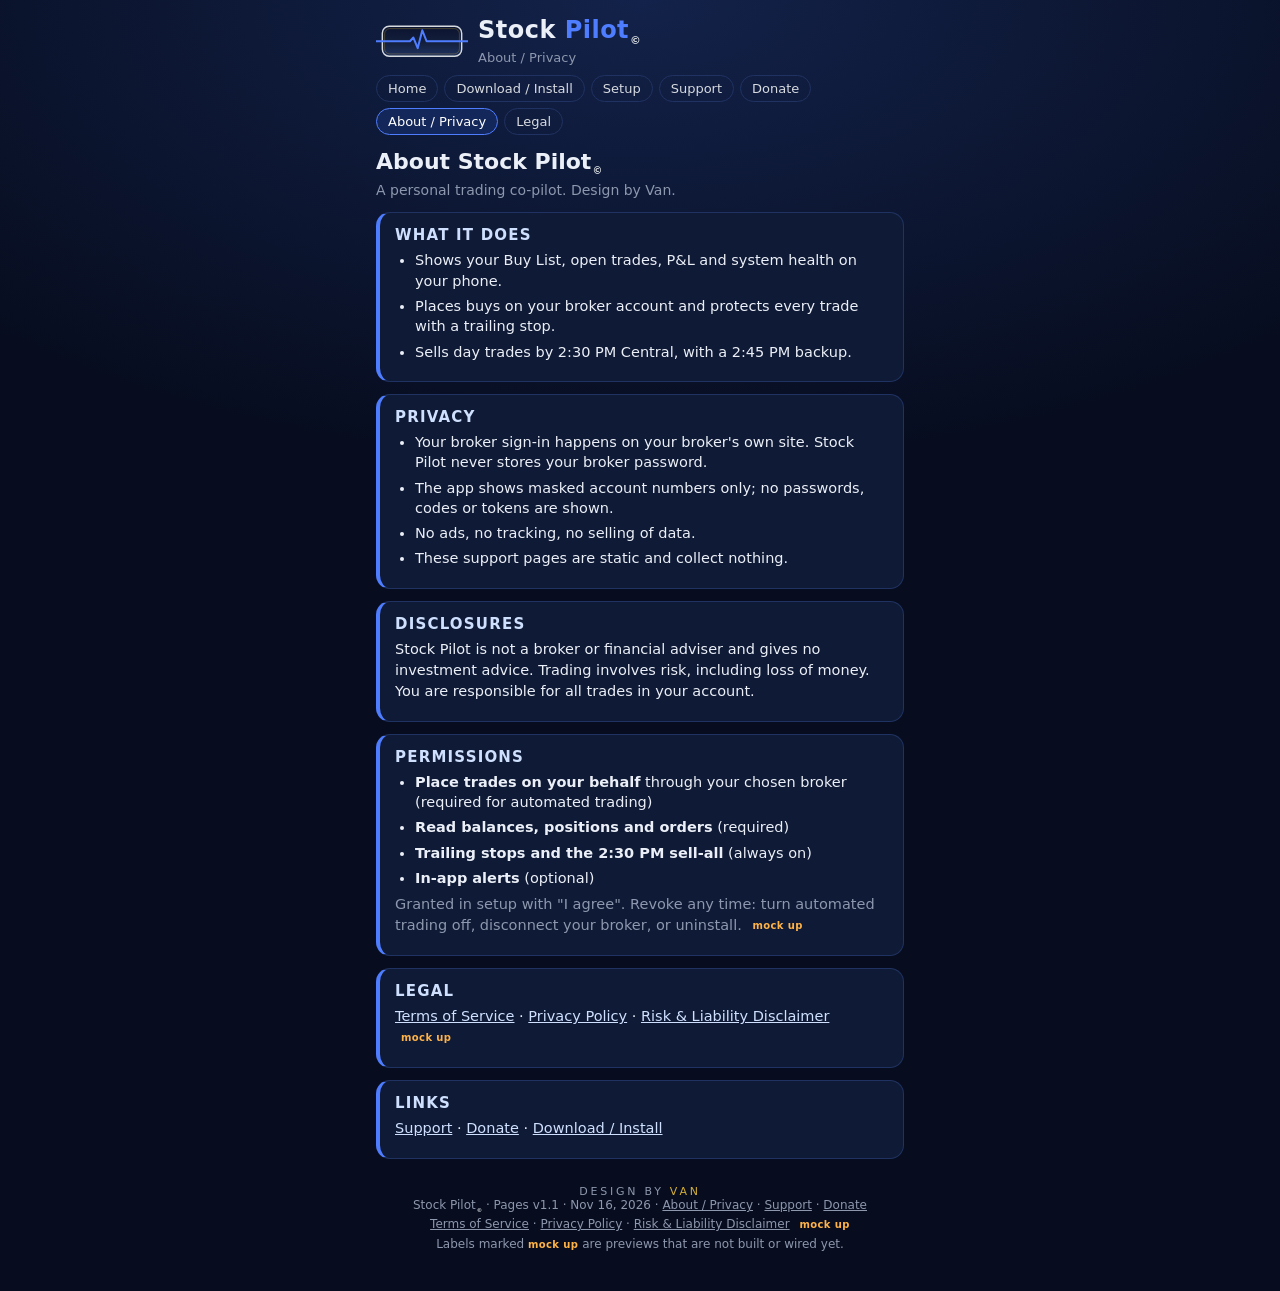
<file: pilot/privacy.html>
<!doctype html><html lang="en"><head><meta charset="utf-8"><meta name="viewport" content="width=device-width,initial-scale=1,viewport-fit=cover">
<title>Stock Pilot © · About / Privacy</title><meta name="theme-color" content="#070d1f"><meta name="robots" content="noindex">
<link rel="stylesheet" href="sp.css"></head><body><div class="wrap">
<div class="hdr"><svg viewBox="0 0 320 120" aria-hidden="true"><defs><linearGradient id="ptg" x1="0" y1="0" x2="0" y2="1"><stop offset="0" stop-color="#0b1430"/><stop offset=".55" stop-color="#131f3c"/><stop offset="1" stop-color="#1f3261"/></linearGradient></defs><rect x="22" y="8" width="276" height="104" rx="24" fill="url(#ptg)" stroke="#d7dbe0" stroke-width="5"/><rect x="30" y="16" width="260" height="88" rx="18" fill="none" stroke="#d4af37" stroke-width="1.4" opacity=".7"/><path d="M0 60H118L130 47L145 84L161 22L176 60H320" fill="none" stroke="#4f7dff" stroke-width="7" stroke-linecap="round" stroke-linejoin="round"/></svg><div><div class="wm">Stock <i>Pilot</i><sup class="ptc">©</sup></div><div class="sub">About / Privacy</div></div></div>
<nav class="top"><a href="index.html">Home</a><a href="download.html">Download / Install</a><a href="setup.html">Setup</a><a href="support.html">Support</a><a href="donate.html">Donate</a><a href="privacy.html" class=on>About / Privacy</a><a href="terms.html">Legal</a></nav>

<h1>About Stock Pilot<sup class="ptc">©</sup></h1>
<p class="lead">A personal trading co-pilot. Design by Van.</p>
<div class="card"><h2>What it does</h2><ul><li>Shows your Buy List, open trades, P&amp;L and system health on your phone.</li><li>Places buys on your broker account and protects every trade with a trailing stop.</li><li>Sells day trades by 2:30 PM Central, with a 2:45 PM backup.</li></ul></div>
<div class="card"><h2>Privacy</h2><ul><li>Your broker sign-in happens on your broker's own site. Stock Pilot never stores your broker password.</li><li>The app shows masked account numbers only; no passwords, codes or tokens are shown.</li><li>No ads, no tracking, no selling of data.</li><li>These support pages are static and collect nothing.</li></ul></div>
<div class="card"><h2>Disclosures</h2><p>Stock Pilot is not a broker or financial adviser and gives no investment advice. Trading involves risk, including loss of money. You are responsible for all trades in your account.</p></div>
<div class="card"><h2>Permissions</h2><ul><li><b>Place trades on your behalf</b> through your chosen broker (required for automated trading)</li><li><b>Read balances, positions and orders</b> (required)</li><li><b>Trailing stops and the 2:30 PM sell-all</b> (always on)</li><li><b>In-app alerts</b> (optional)</li></ul><p class="meta">Granted in setup with "I agree". Revoke any time: turn automated trading off, disconnect your broker, or uninstall. <span class="mock">mock up</span></p></div><div class="card"><h2>Legal</h2><p><a href="terms.html">Terms of Service</a> · <a href="privacy-policy.html">Privacy Policy</a> · <a href="disclaimer.html">Risk &amp; Liability Disclaimer</a> <span class="mock">mock up</span></p></div><div class="card"><h2>Links</h2><p><a href="support.html">Support</a> · <a href="donate.html">Donate</a> · <a href="download.html">Download / Install</a></p></div>

<div class="foot"><div class="dbv">DESIGN BY <span>VAN</span></div><div>Stock Pilot<sup class="ptc">©</sup> · Pages v1.1 · Nov 16, 2026 · <a href="privacy.html">About / Privacy</a> · <a href="support.html">Support</a> · <a href="donate.html">Donate</a></div><div style="margin-top:4px"><a href="terms.html">Terms of Service</a> · <a href="privacy-policy.html">Privacy Policy</a> · <a href="disclaimer.html">Risk &amp; Liability Disclaimer</a> <span class="mock">mock up</span></div><div style="margin-top:6px">Labels marked <span class="mock" style="margin:0">mock up</span> are previews that are not built or wired yet.</div></div>
</div></body></html>
</file>
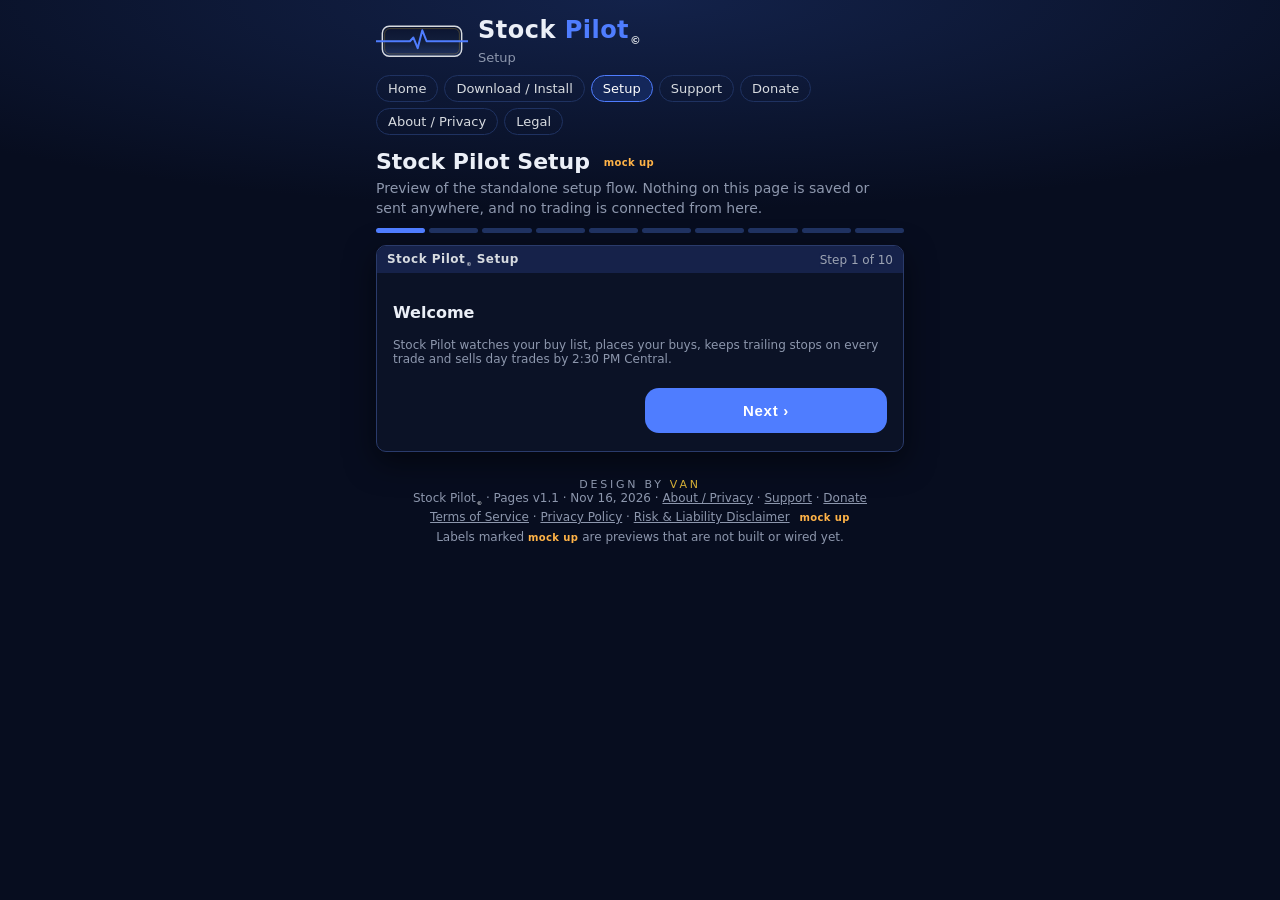
<file: pilot/setup.html>
<!doctype html><html lang="en"><head><meta charset="utf-8"><meta name="viewport" content="width=device-width,initial-scale=1,viewport-fit=cover">
<title>Stock Pilot © · Setup</title><meta name="theme-color" content="#070d1f"><meta name="robots" content="noindex">
<link rel="stylesheet" href="sp.css"></head><body><div class="wrap">
<div class="hdr"><svg viewBox="0 0 320 120" aria-hidden="true"><defs><linearGradient id="ptg" x1="0" y1="0" x2="0" y2="1"><stop offset="0" stop-color="#0b1430"/><stop offset=".55" stop-color="#131f3c"/><stop offset="1" stop-color="#1f3261"/></linearGradient></defs><rect x="22" y="8" width="276" height="104" rx="24" fill="url(#ptg)" stroke="#d7dbe0" stroke-width="5"/><rect x="30" y="16" width="260" height="88" rx="18" fill="none" stroke="#d4af37" stroke-width="1.4" opacity=".7"/><path d="M0 60H118L130 47L145 84L161 22L176 60H320" fill="none" stroke="#4f7dff" stroke-width="7" stroke-linecap="round" stroke-linejoin="round"/></svg><div><div class="wm">Stock <i>Pilot</i><sup class="ptc">©</sup></div><div class="sub">Setup</div></div></div>
<nav class="top"><a href="index.html">Home</a><a href="download.html">Download / Install</a><a href="setup.html" class=on>Setup</a><a href="support.html">Support</a><a href="donate.html">Donate</a><a href="privacy.html">About / Privacy</a><a href="terms.html">Legal</a></nav>

<h1>Stock Pilot Setup <span class="mock">mock up</span></h1>
<p class="lead">Preview of the standalone setup flow. Nothing on this page is saved or sent anywhere, and no trading is connected from here.</p>
<div class="steps" id="bar"></div>
<div class="win"><div class="tb"><b>Stock Pilot<sup class="ptc">©</sup> Setup</b><em id="stepn"></em></div><div class="bd">
<section class="wiz on"><p><b>Welcome</b></p><p class="meta">Stock Pilot watches your buy list, places your buys, keeps trailing stops on every trade and sells day trades by 2:30 PM Central.</p></section>
<section class="wiz"><p><b>License agreement</b> <span class="mock">mock up</span></p><p class="meta">Stock Pilot is licensed, not sold, and is a tool, not financial advice. You are responsible for every trade in your account. Markets can lose money quickly. Read the <a href="terms.html" target="_blank">Terms of Service</a>, <a href="privacy-policy.html" target="_blank">Privacy Policy</a> and <a href="disclaimer.html" target="_blank">Risk &amp; Liability Disclaimer</a>. You will agree to them on the Permissions step.</p></section>
<section class="wiz"><p><b>Your name</b></p><label for="nm">Name shown in the app</label><input type="text" id="nm" autocomplete="off" placeholder="Your name"></section>
<section class="wiz"><p><b>Choose your broker</b> <span class="mock">mock up</span></p>
<label for="bk">Trading platform</label>
<select id="bk"><option value="schwab">Charles Schwab (mock up)</option><option value="robinhood">Robinhood (mock up)</option><option value="fidelity">Fidelity (mock up)</option><option value="etrade">E*TRADE (mock up)</option><option value="tda">TD Ameritrade (mock up)</option><option value="ibkr">Interactive Brokers (mock up)</option><option value="webull">Webull (mock up)</option><option value="sofi">SoFi (mock up)</option><option value="ally">Ally Invest (mock up)</option><option value="vanguard">Vanguard (mock up)</option><option value="other">Other: type your broker (mock up)</option></select>
<label for="bko">Don't see your broker? Type it here <span class="mock">mock up</span></label>
<input type="text" id="bko" list="bkl" autocomplete="off" placeholder="e.g. Fidelity, E*TRADE, Webull, Interactive Brokers">
<datalist id="bkl"><option value="Merrill Edge"><option value="Alpaca"><option value="Public"><option value="Firstrade"><option value="tastytrade"></datalist>
<p class="meta" id="bkmsg">Charles Schwab is the broker Stock Pilot trades through today.</p></section>
<section class="wiz" data-gate="1"><p><b>Permissions &amp; consent</b> <span class="mock">mock up</span></p><p class="meta">Stock Pilot needs your explicit permission before it can trade for you through <b class="bkn">Charles Schwab</b>. You can turn any of this off later in System → Settings, or revoke access at your broker.</p><div class="perm"><label><input type="checkbox" data-req="1"> <b>Place trades for me.</b> I authorize Stock Pilot to send buy and sell orders to my <span class="bkn">Charles Schwab</span> account on my behalf, using the settings I choose. <em>(required)</em></label><label><input type="checkbox" data-req="1"> <b>Read my account.</b> Allow Stock Pilot to read balances, positions and orders. <em>(required)</em></label><label><input type="checkbox" data-req="1"> <b>Protective sells.</b> I understand every trade gets a trailing stop and day trades are sold by 2:30 PM Central (2:45 PM backup), automatically. <em>(required)</em></label><label><input type="checkbox" checked> In-app alerts when something needs a look. <em>(optional)</em></label><label><input type="checkbox" data-req="1"> I am <b>18 or older</b> and authorized to trade this account. <em>(required)</em></label><label class="agree"><input type="checkbox" data-req="1"> <b>I agree</b> to the <a href="terms.html" target="_blank">Terms of Service</a>, <a href="privacy-policy.html" target="_blank">Privacy Policy</a> and <a href="disclaimer.html" target="_blank">Risk &amp; Liability Disclaimer</a>, and I understand I can lose money. <em>(required)</em></label></div><p class="meta" id="gmsg">Check "I agree" and the required permissions to continue.</p><p class="meta">Your choices would be saved with a timestamp. <span class="mock">mock up</span></p></section><section class="wiz"><p><b>Sign in to your broker</b> <span class="mock">mock up</span></p><p class="meta">The real setup opens your broker's own sign-in page in a browser window. Stock Pilot never sees or stores your broker password.</p>
<a class="btn" href="#" onclick="return false" aria-disabled="true">Open <span id="bkname">Charles Schwab</span> sign-in <span class="mock">mock up</span></a></section>
<section class="wiz"><p><b>Pick your account</b> <span class="mock">mock up</span></p><select disabled><option>Individual brokerage ···1234 (example)</option></select><p class="meta">Example only. The real step lists the accounts your broker returns.</p></section>
<section class="wiz"><p><b>Trading preferences</b> <span class="mock">mock up</span></p><label>Amount per buy</label><input type="text" disabled placeholder="You choose (no default)"><label>Day-trade sell-all time</label><select disabled><option>2:30 PM Central</option></select><p class="meta">Trailing stops and the 2:30 sell-all are always on.</p></section>
<section class="wiz"><p><b>Install location &amp; shortcuts</b> <span class="mock">mock up</span></p><label>Folder</label><input type="text" disabled value="C:\Users\you\AppData\Local\StockPilot"><label><input type="checkbox" disabled checked> Desktop shortcut</label><label><input type="checkbox" disabled checked> Start with Windows</label></section>
<section class="wiz"><p class="ok">Stock Pilot is ready <span class="mock">mock up</span></p><p class="meta">Finish opens Stock Pilot. Support, Donate and About live under System in the app.</p></section>
<div class="row" style="margin-top:12px"><button class="btn ghost" id="bk1">‹ Back</button><button class="btn" id="nx">Next ›</button></div>
</div></div>
<script>
(function(){var S=[].slice.call(document.querySelectorAll('.wiz')),i=0,bar=document.getElementById('bar');
S.forEach(function(){bar.appendChild(document.createElement('span'))});
function show(){S.forEach(function(s,k){s.classList.toggle('on',k===i)});[].forEach.call(bar.children,function(b,k){b.className=k<i?'done':k===i?'on':''});
document.getElementById('stepn').textContent='Step '+(i+1)+' of '+S.length;document.getElementById('nx').textContent=i===S.length-1?'Finish':'Next ›';document.getElementById('bk1').style.visibility=i?'visible':'hidden';typeof gate==='function'&&gate()}
function gated(){var g=S[i]&&S[i].getAttribute('data-gate');if(!g)return false;return [].some.call(S[i].querySelectorAll('input[data-req]'),function(c){return!c.checked})}
function gate(){var nx=document.getElementById('nx'),b=gated();nx.setAttribute('aria-disabled',b?'true':'false');nx.style.opacity=b?'.45':'';var gm=document.getElementById('gmsg');if(gm)gm.textContent=b?'Check "I agree" and the required permissions to continue.':'Thanks. You can continue.'}
[].forEach.call(document.querySelectorAll('.wiz input[type=checkbox]'),function(c){c.addEventListener('change',gate)});
document.getElementById('nx').onclick=function(){if(gated()){gate();return}if(i<S.length-1){i++;show()}};document.getElementById('bk1').onclick=function(){if(i){i--;show()}};
var sel=document.getElementById('bk'),oth=document.getElementById('bko'),msg=document.getElementById('bkmsg'),nm=document.getElementById('bkname');
function upd(){var t=oth.value.trim(),v=sel.value,name=t||(v==='other'?'your broker':sel.options[sel.selectedIndex].text.replace(' (mock up)',''));
if(t&&v!=='other')sel.value='other';nm.textContent=name;[].forEach.call(document.querySelectorAll('.bkn'),function(e){e.textContent=name});
msg.textContent=(!t&&sel.value==='schwab')?'Charles Schwab is the broker Stock Pilot trades through today.':name+' is not connected yet (mock up). Only Charles Schwab trades today.'}
if(/broker/.test(location.hash))i=3;if(/consent|legal/.test(location.hash))i=4;var m=location.hash.match(/step(\d+)/);if(m)i=Math.min(S.length-1,Math.max(0,+m[1]-1));
sel.onchange=function(){if(sel.value!=='other')oth.value='';else oth.focus();upd()};oth.oninput=upd;show();upd()})();
</script>

<div class="foot"><div class="dbv">DESIGN BY <span>VAN</span></div><div>Stock Pilot<sup class="ptc">©</sup> · Pages v1.1 · Nov 16, 2026 · <a href="privacy.html">About / Privacy</a> · <a href="support.html">Support</a> · <a href="donate.html">Donate</a></div><div style="margin-top:4px"><a href="terms.html">Terms of Service</a> · <a href="privacy-policy.html">Privacy Policy</a> · <a href="disclaimer.html">Risk &amp; Liability Disclaimer</a> <span class="mock">mock up</span></div><div style="margin-top:6px">Labels marked <span class="mock" style="margin:0">mock up</span> are previews that are not built or wired yet.</div></div>
</div></body></html>
</file>
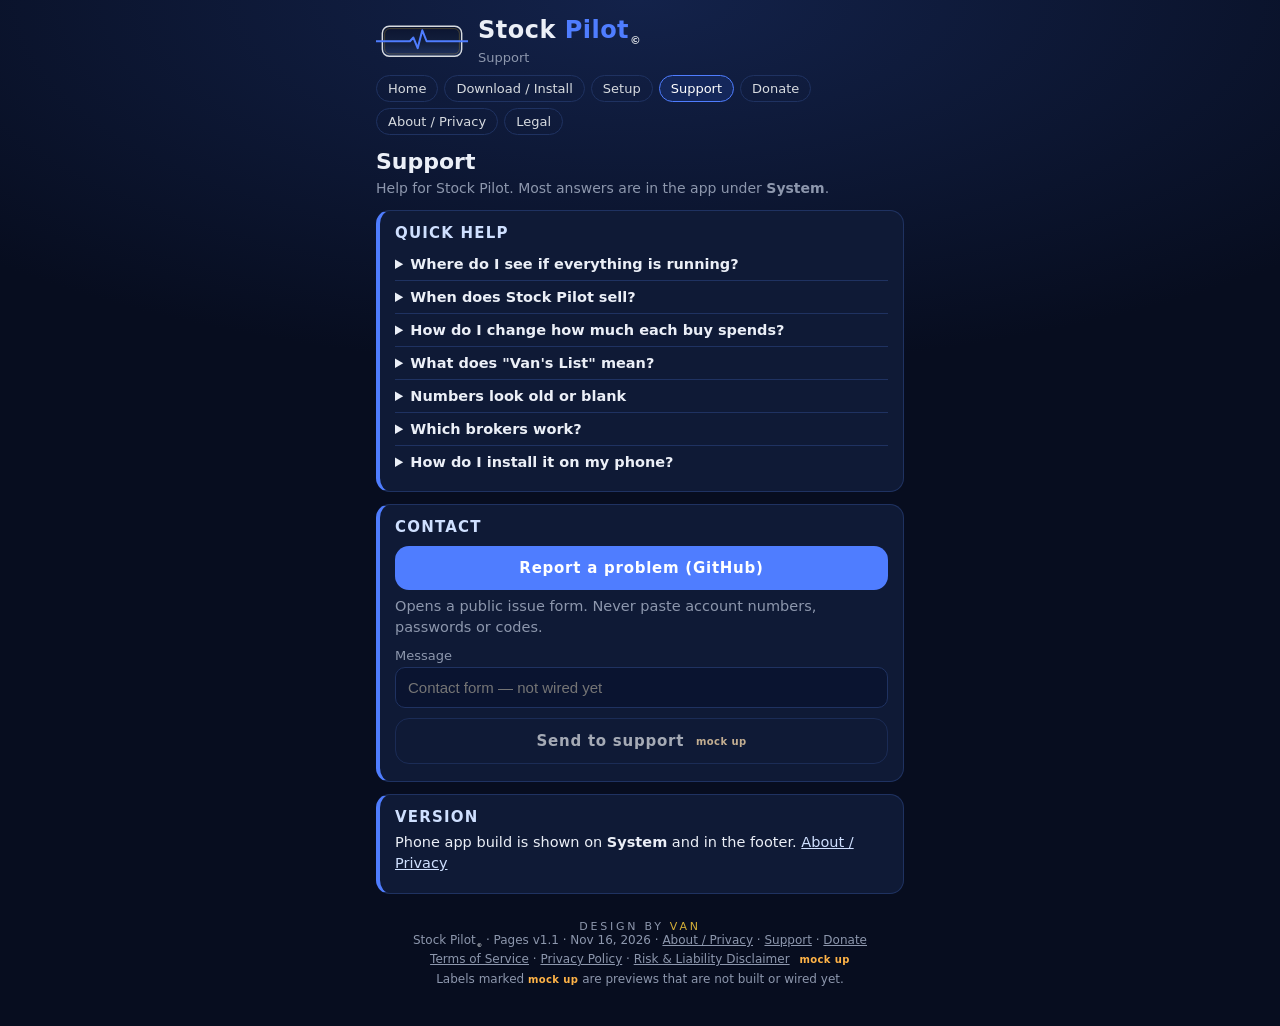
<file: pilot/support.html>
<!doctype html><html lang="en"><head><meta charset="utf-8"><meta name="viewport" content="width=device-width,initial-scale=1,viewport-fit=cover">
<title>Stock Pilot © · Support</title><meta name="theme-color" content="#070d1f"><meta name="robots" content="noindex">
<link rel="stylesheet" href="sp.css"></head><body><div class="wrap">
<div class="hdr"><svg viewBox="0 0 320 120" aria-hidden="true"><defs><linearGradient id="ptg" x1="0" y1="0" x2="0" y2="1"><stop offset="0" stop-color="#0b1430"/><stop offset=".55" stop-color="#131f3c"/><stop offset="1" stop-color="#1f3261"/></linearGradient></defs><rect x="22" y="8" width="276" height="104" rx="24" fill="url(#ptg)" stroke="#d7dbe0" stroke-width="5"/><rect x="30" y="16" width="260" height="88" rx="18" fill="none" stroke="#d4af37" stroke-width="1.4" opacity=".7"/><path d="M0 60H118L130 47L145 84L161 22L176 60H320" fill="none" stroke="#4f7dff" stroke-width="7" stroke-linecap="round" stroke-linejoin="round"/></svg><div><div class="wm">Stock <i>Pilot</i><sup class="ptc">©</sup></div><div class="sub">Support</div></div></div>
<nav class="top"><a href="index.html">Home</a><a href="download.html">Download / Install</a><a href="setup.html">Setup</a><a href="support.html" class=on>Support</a><a href="donate.html">Donate</a><a href="privacy.html">About / Privacy</a><a href="terms.html">Legal</a></nav>

<h1>Support</h1>
<p class="lead">Help for Stock Pilot. Most answers are in the app under <b>System</b>.</p>
<div class="card"><h2>Quick help</h2>
<details><summary>Where do I see if everything is running?</summary><p>Open <b>System</b>. Systems Check shows each part in green, yellow or red, and the red badge on System means something needs a look. Tap an alert to acknowledge it.</p></details>
<details><summary>When does Stock Pilot sell?</summary><p>Every trade has a trailing stop. Day trades are sold by the 2:30 PM Central sell-all, with a 2:45 PM backup. Long-term lots are never sold by the sell-all.</p></details>
<details><summary>How do I change how much each buy spends?</summary><p>Open <b>Buy List</b>. Changes reach the trading computer in about a minute. There is no default amount: you set it.</p></details>
<details><summary>What does "Van's List" mean?</summary><p>The names Van manages directly. They trade alongside the Buy List picks.</p></details>
<details><summary>Numbers look old or blank</summary><p>Tap the refresh arrow at the top of the tab. Balances come from your broker's last scheduled read (about once a minute in market hours).</p></details>
<details><summary>Which brokers work?</summary><p>Charles Schwab today. Robinhood and other brokers <span class="mock">mock up</span></p></details>
<details><summary>How do I install it on my phone?</summary><p>See <a href="download.html">Download / Install</a>.</p></details></div>
<div class="card"><h2>Contact</h2>
<a class="btn" href="https://github.com/vanwidick/stocks-card/issues/new" target="_blank" rel="noopener">Report a problem (GitHub)</a>
<p class="meta">Opens a public issue form. Never paste account numbers, passwords or codes.</p>
<label for="cm">Message</label><input type="text" id="cm" disabled placeholder="Contact form — not wired yet"><a class="btn ghost" aria-disabled="true" href="#" onclick="return false">Send to support <span class="mock">mock up</span></a></div>
<div class="card"><h2>Version</h2><p>Phone app build is shown on <b>System</b> and in the footer. <a href="privacy.html">About / Privacy</a></p></div>

<div class="foot"><div class="dbv">DESIGN BY <span>VAN</span></div><div>Stock Pilot<sup class="ptc">©</sup> · Pages v1.1 · Nov 16, 2026 · <a href="privacy.html">About / Privacy</a> · <a href="support.html">Support</a> · <a href="donate.html">Donate</a></div><div style="margin-top:4px"><a href="terms.html">Terms of Service</a> · <a href="privacy-policy.html">Privacy Policy</a> · <a href="disclaimer.html">Risk &amp; Liability Disclaimer</a> <span class="mock">mock up</span></div><div style="margin-top:6px">Labels marked <span class="mock" style="margin:0">mock up</span> are previews that are not built or wired yet.</div></div>
</div></body></html>
</file>
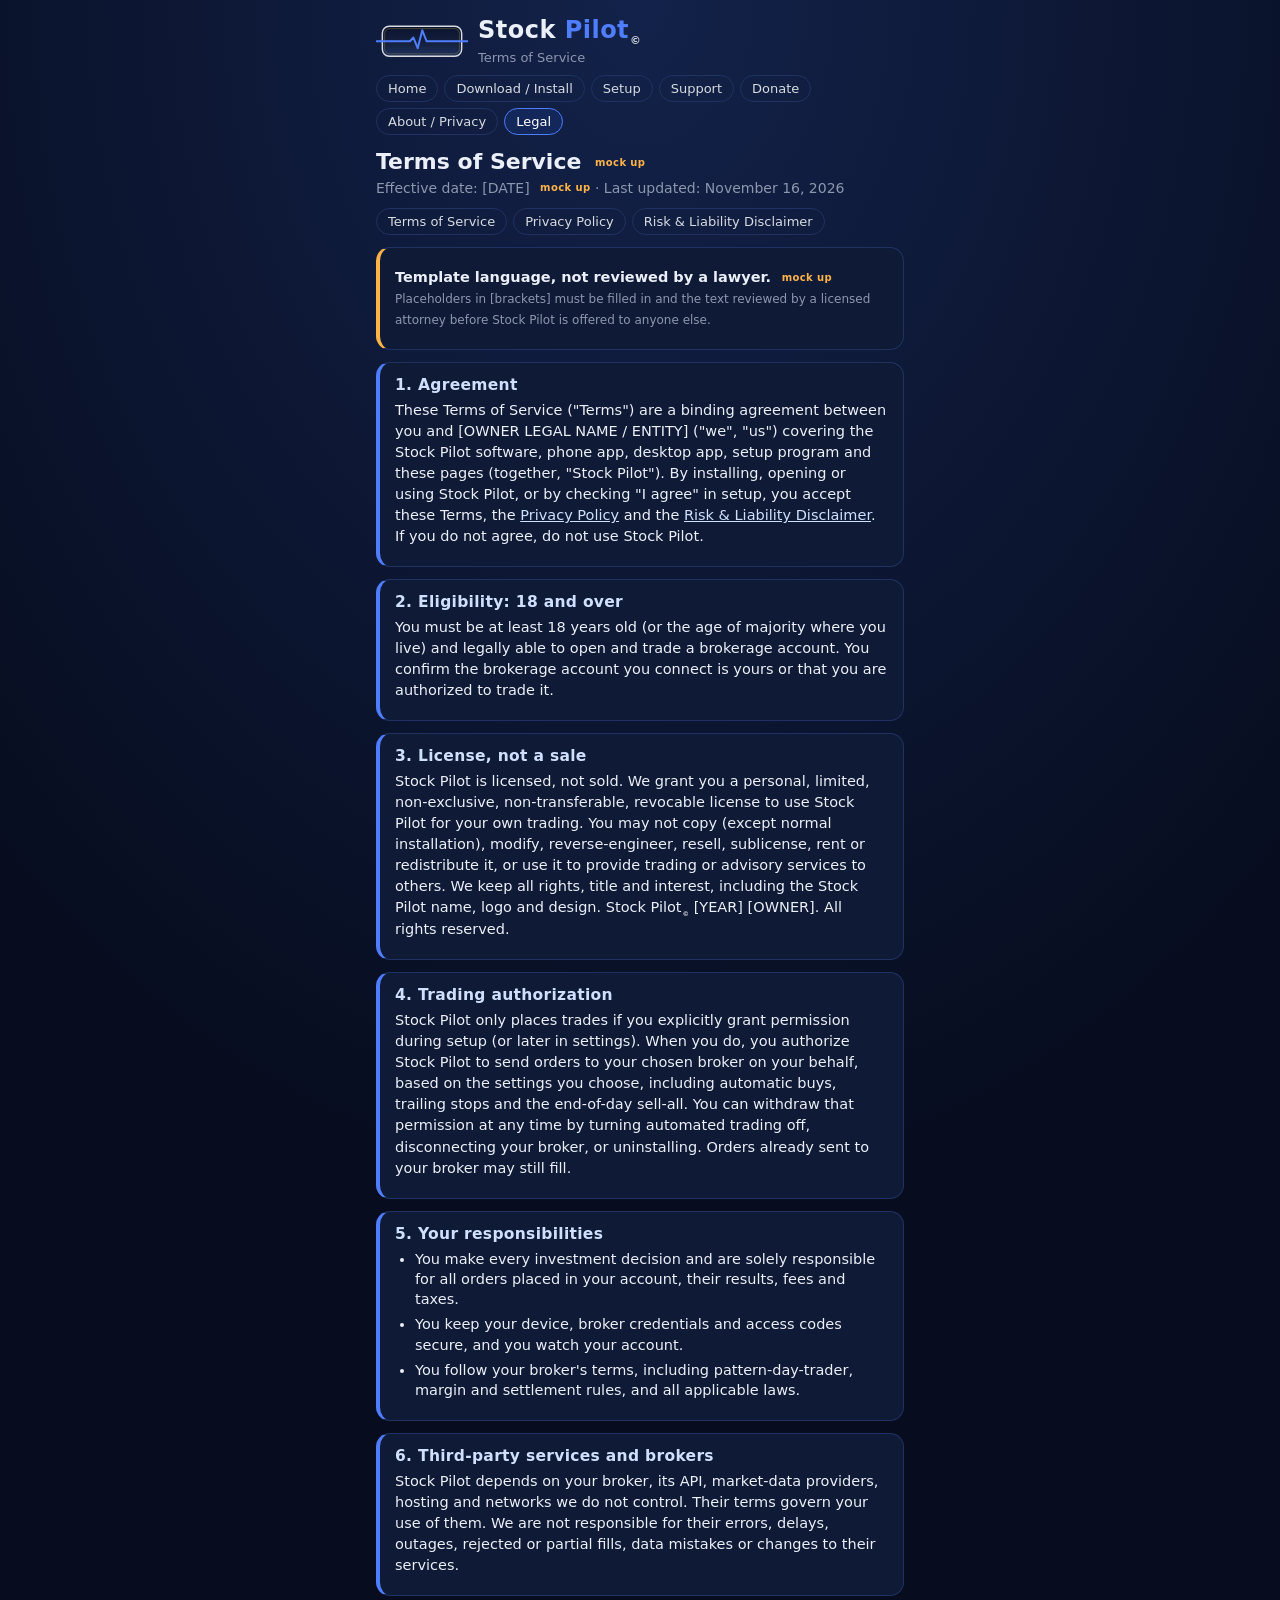
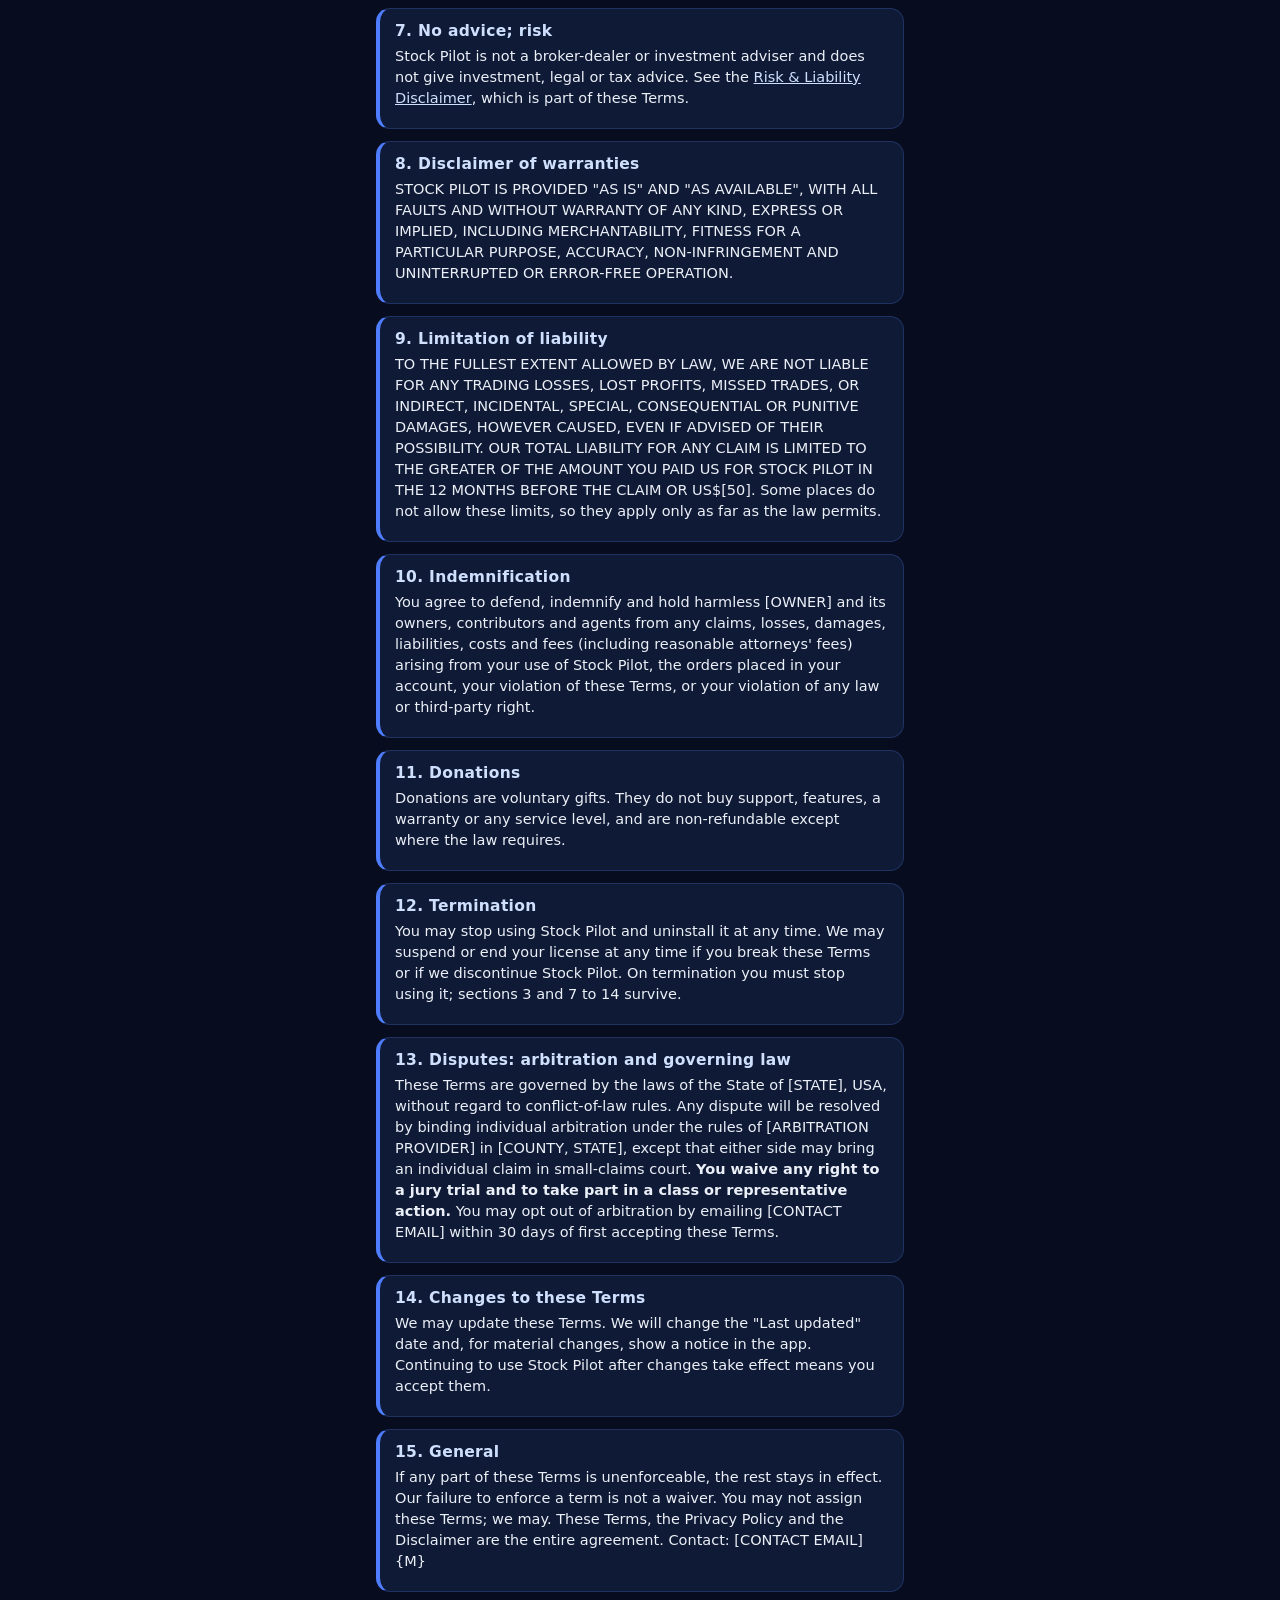
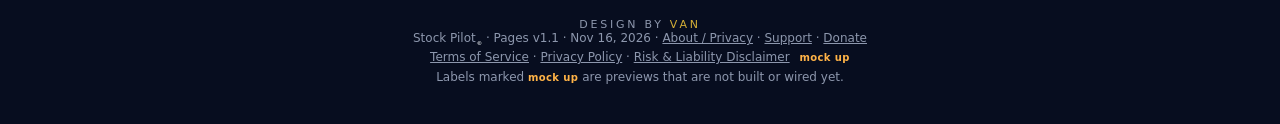
<file: pilot/terms.html>
<!doctype html><html lang="en"><head><meta charset="utf-8"><meta name="viewport" content="width=device-width,initial-scale=1,viewport-fit=cover">
<title>Stock Pilot © · Terms of Service</title><meta name="theme-color" content="#070d1f"><meta name="robots" content="noindex">
<link rel="stylesheet" href="sp.css"></head><body><div class="wrap">
<div class="hdr"><svg viewBox="0 0 320 120" aria-hidden="true"><defs><linearGradient id="ptg" x1="0" y1="0" x2="0" y2="1"><stop offset="0" stop-color="#0b1430"/><stop offset=".55" stop-color="#131f3c"/><stop offset="1" stop-color="#1f3261"/></linearGradient></defs><rect x="22" y="8" width="276" height="104" rx="24" fill="url(#ptg)" stroke="#d7dbe0" stroke-width="5"/><rect x="30" y="16" width="260" height="88" rx="18" fill="none" stroke="#d4af37" stroke-width="1.4" opacity=".7"/><path d="M0 60H118L130 47L145 84L161 22L176 60H320" fill="none" stroke="#4f7dff" stroke-width="7" stroke-linecap="round" stroke-linejoin="round"/></svg><div><div class="wm">Stock <i>Pilot</i><sup class="ptc">©</sup></div><div class="sub">Terms of Service</div></div></div>
<nav class="top"><a href="index.html">Home</a><a href="download.html">Download / Install</a><a href="setup.html">Setup</a><a href="support.html">Support</a><a href="donate.html">Donate</a><a href="privacy.html">About / Privacy</a><a href="terms.html" class=on>Legal</a></nav>
<h1>Terms of Service <span class="mock">mock up</span></h1><p class="lead">Effective date: [DATE] <span class="mock">mock up</span> · Last updated: November 16, 2026</p><nav class="top"><a href="terms.html">Terms of Service</a><a href="privacy-policy.html">Privacy Policy</a><a href="disclaimer.html">Risk &amp; Liability Disclaimer</a></nav><div class="card legalnote"><p><b>Template language, not reviewed by a lawyer.</b> <span class="mock">mock up</span><br><span class="meta">Placeholders in [brackets] must be filled in and the text reviewed by a licensed attorney before Stock Pilot is offered to anyone else.</span></p></div>
<div class="card legal"><h2>1. Agreement</h2><p>These Terms of Service ("Terms") are a binding agreement between you and [OWNER LEGAL NAME / ENTITY] ("we", "us") covering the Stock Pilot software, phone app, desktop app, setup program and these pages (together, "Stock Pilot"). By installing, opening or using Stock Pilot, or by checking "I agree" in setup, you accept these Terms, the <a href="privacy-policy.html">Privacy Policy</a> and the <a href="disclaimer.html">Risk &amp; Liability Disclaimer</a>. If you do not agree, do not use Stock Pilot.</p></div>
<div class="card legal"><h2>2. Eligibility: 18 and over</h2><p>You must be at least 18 years old (or the age of majority where you live) and legally able to open and trade a brokerage account. You confirm the brokerage account you connect is yours or that you are authorized to trade it.</p></div>
<div class="card legal"><h2>3. License, not a sale</h2><p>Stock Pilot is licensed, not sold. We grant you a personal, limited, non-exclusive, non-transferable, revocable license to use Stock Pilot for your own trading. You may not copy (except normal installation), modify, reverse-engineer, resell, sublicense, rent or redistribute it, or use it to provide trading or advisory services to others. We keep all rights, title and interest, including the Stock Pilot name, logo and design. Stock Pilot<sup class="ptc">©</sup> [YEAR] [OWNER]. All rights reserved.</p></div>
<div class="card legal"><h2>4. Trading authorization</h2><p>Stock Pilot only places trades if you explicitly grant permission during setup (or later in settings). When you do, you authorize Stock Pilot to send orders to your chosen broker on your behalf, based on the settings you choose, including automatic buys, trailing stops and the end-of-day sell-all. You can withdraw that permission at any time by turning automated trading off, disconnecting your broker, or uninstalling. Orders already sent to your broker may still fill.</p></div>
<div class="card legal"><h2>5. Your responsibilities</h2><ul><li>You make every investment decision and are solely responsible for all orders placed in your account, their results, fees and taxes.</li><li>You keep your device, broker credentials and access codes secure, and you watch your account.</li><li>You follow your broker's terms, including pattern-day-trader, margin and settlement rules, and all applicable laws.</li></ul></div>
<div class="card legal"><h2>6. Third-party services and brokers</h2><p>Stock Pilot depends on your broker, its API, market-data providers, hosting and networks we do not control. Their terms govern your use of them. We are not responsible for their errors, delays, outages, rejected or partial fills, data mistakes or changes to their services.</p></div>
<div class="card legal"><h2>7. No advice; risk</h2><p>Stock Pilot is not a broker-dealer or investment adviser and does not give investment, legal or tax advice. See the <a href="disclaimer.html">Risk &amp; Liability Disclaimer</a>, which is part of these Terms.</p></div>
<div class="card legal"><h2>8. Disclaimer of warranties</h2><p>STOCK PILOT IS PROVIDED "AS IS" AND "AS AVAILABLE", WITH ALL FAULTS AND WITHOUT WARRANTY OF ANY KIND, EXPRESS OR IMPLIED, INCLUDING MERCHANTABILITY, FITNESS FOR A PARTICULAR PURPOSE, ACCURACY, NON-INFRINGEMENT AND UNINTERRUPTED OR ERROR-FREE OPERATION.</p></div>
<div class="card legal"><h2>9. Limitation of liability</h2><p>TO THE FULLEST EXTENT ALLOWED BY LAW, WE ARE NOT LIABLE FOR ANY TRADING LOSSES, LOST PROFITS, MISSED TRADES, OR INDIRECT, INCIDENTAL, SPECIAL, CONSEQUENTIAL OR PUNITIVE DAMAGES, HOWEVER CAUSED, EVEN IF ADVISED OF THEIR POSSIBILITY. OUR TOTAL LIABILITY FOR ANY CLAIM IS LIMITED TO THE GREATER OF THE AMOUNT YOU PAID US FOR STOCK PILOT IN THE 12 MONTHS BEFORE THE CLAIM OR US$[50]. Some places do not allow these limits, so they apply only as far as the law permits.</p></div>
<div class="card legal"><h2>10. Indemnification</h2><p>You agree to defend, indemnify and hold harmless [OWNER] and its owners, contributors and agents from any claims, losses, damages, liabilities, costs and fees (including reasonable attorneys' fees) arising from your use of Stock Pilot, the orders placed in your account, your violation of these Terms, or your violation of any law or third-party right.</p></div>
<div class="card legal"><h2>11. Donations</h2><p>Donations are voluntary gifts. They do not buy support, features, a warranty or any service level, and are non-refundable except where the law requires.</p></div>
<div class="card legal"><h2>12. Termination</h2><p>You may stop using Stock Pilot and uninstall it at any time. We may suspend or end your license at any time if you break these Terms or if we discontinue Stock Pilot. On termination you must stop using it; sections 3 and 7 to 14 survive.</p></div>
<div class="card legal"><h2>13. Disputes: arbitration and governing law</h2><p>These Terms are governed by the laws of the State of [STATE], USA, without regard to conflict-of-law rules. Any dispute will be resolved by binding individual arbitration under the rules of [ARBITRATION PROVIDER] in [COUNTY, STATE], except that either side may bring an individual claim in small-claims court. <b>You waive any right to a jury trial and to take part in a class or representative action.</b> You may opt out of arbitration by emailing [CONTACT EMAIL] within 30 days of first accepting these Terms.</p></div>
<div class="card legal"><h2>14. Changes to these Terms</h2><p>We may update these Terms. We will change the "Last updated" date and, for material changes, show a notice in the app. Continuing to use Stock Pilot after changes take effect means you accept them.</p></div>
<div class="card legal"><h2>15. General</h2><p>If any part of these Terms is unenforceable, the rest stays in effect. Our failure to enforce a term is not a waiver. You may not assign these Terms; we may. These Terms, the Privacy Policy and the Disclaimer are the entire agreement. Contact: [CONTACT EMAIL] {M}</p></div>
<div class="foot"><div class="dbv">DESIGN BY <span>VAN</span></div><div>Stock Pilot<sup class="ptc">©</sup> · Pages v1.1 · Nov 16, 2026 · <a href="privacy.html">About / Privacy</a> · <a href="support.html">Support</a> · <a href="donate.html">Donate</a></div><div style="margin-top:4px"><a href="terms.html">Terms of Service</a> · <a href="privacy-policy.html">Privacy Policy</a> · <a href="disclaimer.html">Risk &amp; Liability Disclaimer</a> <span class="mock">mock up</span></div><div style="margin-top:6px">Labels marked <span class="mock" style="margin:0">mock up</span> are previews that are not built or wired yet.</div></div>
</div></body></html>
</file>
<file: pilot/sp.css>
:root{--bg:#070d1f;--card:#0f1a36;--card2:#131f3c;--line:#1f3261;--blue:#4f7dff;--glow:#cfe0ff;--gold:#d4af37;--silver:#d7dbe0;--text:#ebeff7;--muted:#8d97ad;--green:#3ddc84;--r:14px}
*{box-sizing:border-box}html,body{margin:0;background:radial-gradient(120% 60% at 50% 0,#13224a 0,var(--bg) 60%);color:var(--text);font-family:system-ui,-apple-system,"Segoe UI",sans-serif;min-height:100%}
.wrap{max-width:560px;margin:0 auto;padding:14px 16px 40px}
.hdr{display:flex;align-items:center;gap:10px;margin:4px 0 6px}
.hdr svg{width:92px;height:auto;flex:none}
.wm{font-weight:800;font-size:24px;letter-spacing:.02em;line-height:1}.wm i{font-style:normal;color:var(--blue)}
.ptc{font-size:.45em;vertical-align:-.55em;margin-left:1px;color:var(--silver);font-weight:600}
.sub{color:var(--muted);font-size:13px;margin-top:3px}
nav.top{display:flex;flex-wrap:wrap;gap:6px;margin:10px 0 4px}nav.top a{color:var(--silver);text-decoration:none;font-size:13px;border:1px solid var(--line);border-radius:999px;padding:5px 11px}
nav.top a.on{border-color:var(--blue);color:#fff;background:#14275a}
h1{font-size:22px;margin:14px 0 4px}p.lead{color:var(--muted);font-size:14px;margin:0 0 6px;line-height:1.45}
.card{background:var(--card);border:1px solid var(--line);border-left:4px solid var(--blue);border-radius:var(--r);padding:13px 15px;margin:12px 0}
.card h2{margin:0 0 6px;font-size:15px;letter-spacing:.08em;text-transform:uppercase;color:var(--glow)}
.card li{margin:5px 0;font-size:14.5px;line-height:1.4}.card ol,.card ul{padding-left:20px;margin:6px 0}
.card p{font-size:14.5px;line-height:1.45;margin:6px 0}
a{color:var(--glow)}
.btn{display:block;text-align:center;background:var(--blue);color:#fff;font-weight:800;letter-spacing:.05em;text-decoration:none;padding:13px 14px;border-radius:var(--r);margin:10px 0 4px;font-size:15px;border:0;width:100%;cursor:pointer}
.btn.gold{background:var(--gold);color:#1a1405}.btn.ghost{background:transparent;border:1px solid var(--line);color:var(--silver)}
.btn[aria-disabled=true]{opacity:.75;cursor:not-allowed}
.mock{font-size:10px;font-weight:600;letter-spacing:.04em;color:#ffb347;text-transform:lowercase;vertical-align:middle;margin-left:6px;white-space:nowrap}
.btn .mock{color:#ffe0b0}
.meta{color:var(--muted);font-size:12px}
details{border-top:1px solid var(--line);padding:8px 0}details:first-of-type{border-top:0}summary{cursor:pointer;font-weight:600;font-size:14.5px}details p{color:#c9d1e3}
.foot{text-align:center;margin-top:26px;color:var(--muted);font-size:12px}.foot .dbv{letter-spacing:.25em;font-size:11px}.foot .dbv span{color:var(--gold)}
.foot a{color:var(--muted)}
.pulse{display:block;width:100%;height:28px;margin:4px 0 0}
label{display:block;font-size:13px;color:var(--muted);margin:10px 0 4px}
select,input[type=text],input[type=password]{width:100%;padding:11px 12px;border-radius:10px;border:1px solid var(--line);background:#0a1430;color:var(--text);font-size:15px}
.steps{display:flex;gap:4px;margin:10px 0}.steps span{flex:1;height:5px;border-radius:3px;background:var(--line)}.steps span.on{background:var(--blue)}.steps span.done{background:#2e5bd6}
.wiz{display:none}.wiz.on{display:block}
.row{display:flex;gap:8px}.row .btn{flex:1}
.win{background:#0b1226;border:1px solid #2a3b6b;border-radius:10px;overflow:hidden;margin:12px 0;box-shadow:0 10px 30px #0008}
.win .tb{display:flex;align-items:center;justify-content:space-between;background:#16224a;padding:6px 10px;font-size:12px;color:var(--silver)}
.win .tb b{letter-spacing:.04em}.win .tb em{font-style:normal;opacity:.7}
.win .bd{padding:14px 16px}
.ok{color:var(--green);font-weight:700}

.perm label{display:block;color:var(--text);font-size:13.5px;line-height:1.4;margin:8px 0;padding:8px 10px;border:1px solid var(--line);border-radius:10px;background:#0a1430}.perm label em{color:var(--muted);font-style:normal;font-size:12px}.perm input{margin-right:6px;transform:scale(1.15)}.perm .agree{border-color:var(--gold)}
.legal h2{text-transform:none;letter-spacing:.02em;font-size:15.5px}.legalnote{border-left-color:#ffb347}
</file>
